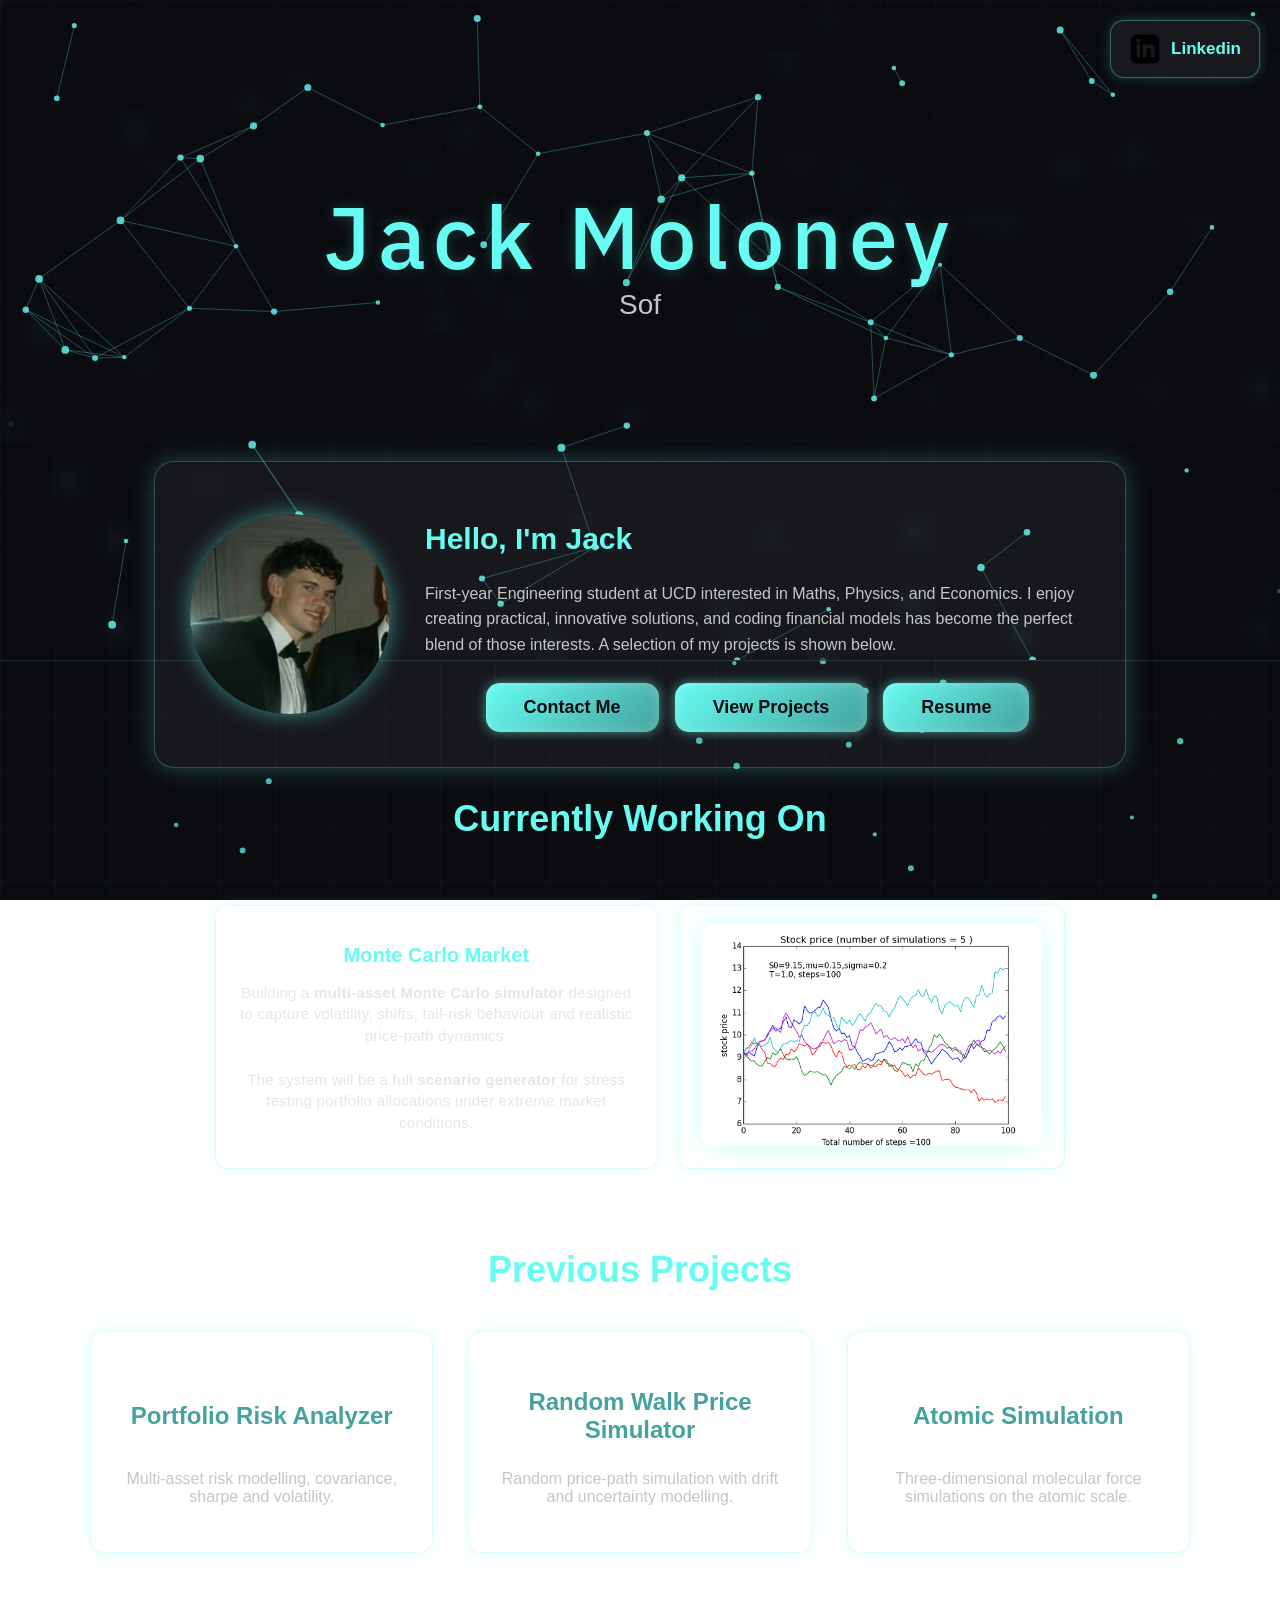
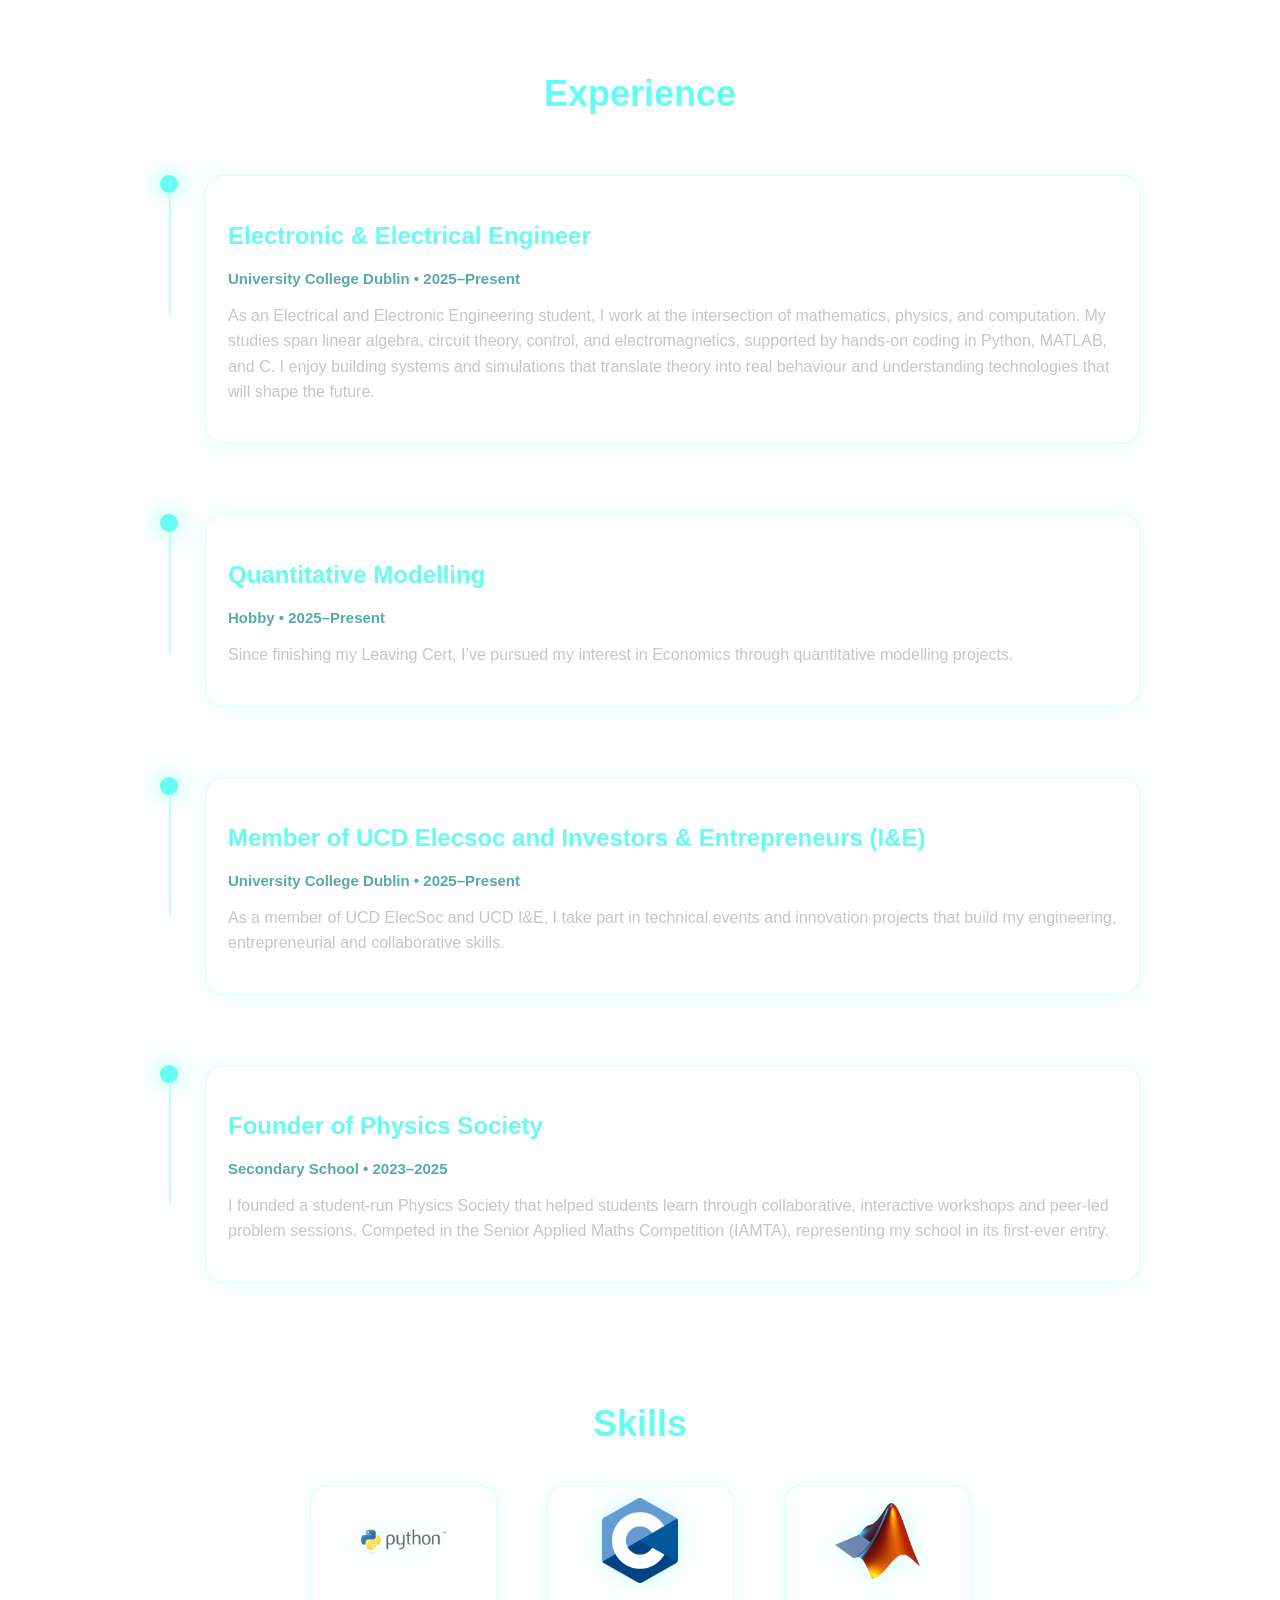
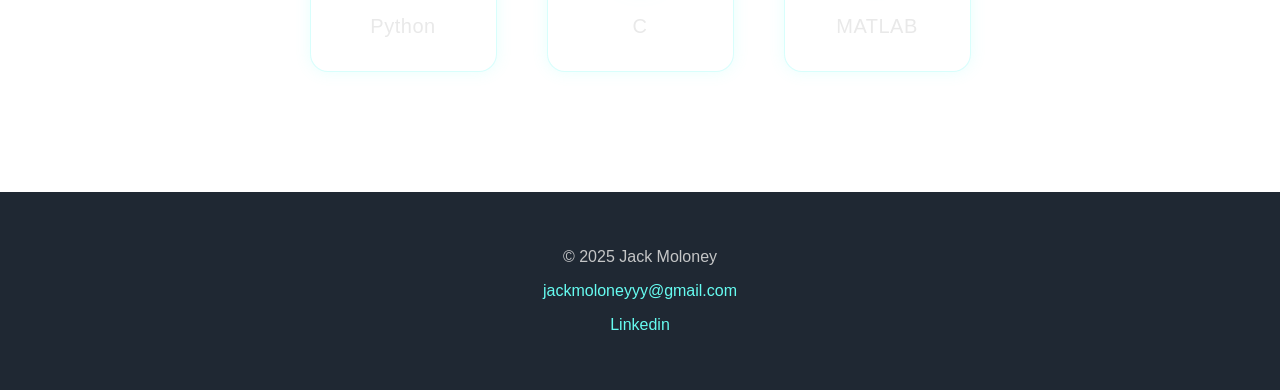
<file: index.html>
<!DOCTYPE html>
<html lang="en">
<head>

    <link href="https://fonts.googleapis.com/css2?family=IBM+Plex+Sans:wght@400;500;600&display=swap" rel="stylesheet">


    <meta charset="UTF-8">
    <title>Jack Moloney — Portfolio</title>

    <!-- Use upgraded stylesheet -->
    <link rel="stylesheet" href="styles2.css">

    <!-- === HOMEPAGE-ONLY REFINEMENTS === -->
    <style>

    /* Make base body transparent — we use global background layer */
    body {
        background: transparent;
    }

    /* HERO enhancements */
    .hero-area {
        height: 90vh;
        background: radial-gradient(circle at top,
                    rgba(11,12,16,0.35) 0%,
                    rgba(11,12,16,0.25) 35%,
                    rgba(11,12,16,0.15) 60%,
                    rgba(11,12,16,0.10) 100%);
        backdrop-filter: blur(10px);
        border-bottom: 1px solid rgba(102,252,241,0.12);
    }

    .hero-name {
        font-size: 88px;
        letter-spacing: 7px;
        opacity: 0;
        animation: fadeHero 2s ease forwards;
    }

    @keyframes fadeHero {
        from { opacity: 0; transform: translateY(20px); }
        to   { opacity: 1; transform: translateY(0); }
    }

    /* Intro strip */
    .intro-strip {
        max-width: 1100px;
        margin: -40px auto 40px;
        padding: 28px 40px;
        border-radius: 18px;
        background: rgba(255,255,255,0.03);
        border: 1px solid rgba(102,252,241,0.20);
        backdrop-filter: blur(18px);
        text-align: center;
        opacity: 0;
        animation: stripFade 1.8s ease forwards;
    }

    @keyframes stripFade {
        to { opacity: 1; }
    }

    .intro-strip p {
        font-size: 20px;
        color: #E6E6E6;
        line-height: 1.7;
        max-width: 850px;
        margin: auto;
    }

    /* Profile card hover enhancements */
    .profile-card-home {
        transition: transform 0.45s ease, box-shadow 0.45s ease;
        transform-style: preserve-3d;
        cursor: pointer;
    }

    .profile-card-home:hover {
        transform: rotateX(6deg) rotateY(6deg) scale(1.02);
        box-shadow: 0 0 45px rgba(102,252,241,0.35);
    }

    /* Project tiles stronger effect */
    .project-tile {
        transition: 0.4s ease;
        cursor: pointer;
    }

    .project-tile:hover {
        transform: translateY(-12px) scale(1.05);
        box-shadow: 0 0 42px rgba(102,252,241,0.50);
    }

    .project-tile h3 {
        font-size: 24px;
    }

    /* Experience timeline improvements */
    .timeline-content {
        border-radius: 18px;
        transition: transform 0.4s ease, box-shadow 0.4s ease;
    }

    .timeline-content:hover {
        transform: translateY(-8px) scale(1.04);
        box-shadow: 0 0 38px rgba(102,252,241,0.45);
    }

    /* Skills — more interactive */
    .tool-card {
        width: 185px;
        height: 185px;
    }

    .tool-card:hover {
        transform: translateY(-12px) scale(1.1);
        box-shadow: 0 0 40px rgba(102,252,241,0.55);
    }

    </style>

    <!-- Homepage JS -->
    <script src="homepage.js" defer></script>
</head>

<body>

<!-- ============================================================
     FULL-PAGE CITADEL BACKGROUND LAYER
============================================================ -->
<div id="global-background">
    <canvas id="global-particles"></canvas>
    <div class="global-grid-overlay"></div>
</div>

<!-- ============================================================
     FLOATING LINKEDIN BUTTON
============================================================ -->
<a href="https://www.linkedin.com/in/jackmoloneyyy" target="_blank" class="floating-linkedin">
    <img src="assets/linkedin.png" alt="LinkedIn" class="linkedin-icon">
    <span>Linkedin</span>
</a>


<!-- ============================================================
     HERO SECTION
============================================================ -->
<header class="hero-area">
    <div class="hero-content fade-in">
        <h1 class="hero-name">Jack Moloney</h1>
        <p class="role-line"><span id="typed"></span></p>
    </div>

    <canvas id="particle-canvas"></canvas>
    <div class="grid-overlay"></div>
</header>



<!-- ============================================================
     PROFILE CARD
============================================================ -->
<section class="profile-wrapper fade-in">
    <div class="profile-card-home">
        <img src="assets/profile.png" class="profile-photo-home">

        <div>
            <h2 class="profile-heading">Hello, I'm Jack</h2>
            <p class="profile-description">
                First-year Engineering student at UCD interested in Maths, Physics, and Economics. 
                I enjoy creating practical, innovative solutions, and coding financial models has become the perfect blend of those interests.
                 A selection of my projects is shown below.
            </p>
           <div class="homepage-btn-row">
    <a href="mailto:jackmoloneyyy@gmail.com" class="homepage-btn">Contact Me</a>
    <a href="#projects" class="homepage-btn">View Projects</a>
    <a href="assets/JackMoloneyCV.pdf" class="homepage-btn" target="_blank">Resume</a>
</div>

        </div>
    </div>
</section>

<!-- ============================================================
     CURRENTLY WORKING ON (TWO-COLUMN)
============================================================ -->
<section class="current-work-section fade-in">
    <h2 class="section-title">Currently Working On</h2>

    <div class="current-work-grid">

        <!-- LEFT: Description -->
        <div class="current-work-card current-work-textcard">
            <h3>Monte Carlo Market </h3>
            <p>
                Building a <strong>multi-asset Monte Carlo simulator</strong> designed to
                capture volatility, shifts, tail-risk behaviour and realistic price-path
                dynamics.  
                <br><br>
                The system will be a full <strong>scenario generator</strong> for stress testing
                portfolio allocations under extreme market conditions.
            </p>
        </div>

        <!-- RIGHT: Image -->
        <div class="current-work-card current-work-imagecard">
    <div class="current-work-img-wrapper">
        <img src="assets/montecarlo2.png" alt="Work In Progress">
    </div>
</div>


    </div>
</section>


<!-- ============================================================
     PROJECT SHOWCASE
============================================================ -->
<section id="projects" class="project-showcase fade-in">
    <h2 class="section-title">Previous Projects</h2>

    <div class="projects-grid">

        <a href="riskanalysis.html" class="project-tile">
            <h3>Portfolio Risk Analyzer</h3>
            <p>Multi-asset risk modelling, covariance, sharpe and volatility.</p>
        </a>

        <a href="random-walk.html" class="project-tile">
            <h3>Random Walk Price Simulator</h3>
            <p>Random price-path simulation with drift and uncertainty modelling.</p>
        </a>

        <a href="lennard-jones.html" class="project-tile">
            <h3>Atomic Simulation</h3>
            <p>Three-dimensional molecular force simulations on the atomic scale.</p>
        </a>

    </div>
</section>


<!-- ============================================================
     EXPERIENCE
============================================================ -->
<section class="experience-section fade-in">
    <h2 class="section-title">Experience</h2>

    <div class="timeline">

        <div class="timeline-item reveal">
            <div class="timeline-dot pulse"></div>
            <div class="timeline-line"></div>
            <div class="timeline-content">
                <h3>Electronic & Electrical Engineer</h3>
                <h4>University College Dublin • 2025–Present</h4>
                <p>As an Electrical and Electronic Engineering student, I work at the intersection of mathematics, physics, and computation.
                     My studies span linear algebra, circuit theory, control, and electromagnetics, supported by hands-on coding in Python, MATLAB, and C.
                      I enjoy building systems and simulations that translate theory into real behaviour and understanding technologies that will shape the future.</p>
            </div>
        </div>

<div class="timeline-item reveal">
            <div class="timeline-dot pulse"></div>
            <div class="timeline-line"></div>
            <div class="timeline-content">
                <h3>Quantitative Modelling</h3>
                <h4>Hobby • 2025–Present</h4>
                <p> Since finishing my Leaving Cert, I’ve pursued my interest in Economics through quantitative modelling projects. </p>
            </div>
        </div>


        <div class="timeline-item reveal">
            <div class="timeline-dot pulse"></div>
            <div class="timeline-line"></div>
            <div class="timeline-content">
                <h3>Member of UCD Elecsoc and Investors & Entrepreneurs (I&E)</h3>
                <h4>University College Dublin • 2025–Present</h4>
                <p>As a member of UCD ElecSoc and UCD I&E, I take part in technical events and innovation projects that build my engineering, entrepreneurial and collaborative skills.</p>
            </div>
        </div>

        <div class="timeline-item reveal">
            <div class="timeline-dot pulse"></div>
            <div class="timeline-line"></div>
            <div class="timeline-content">
                <h3>Founder of Physics Society</h3>
                <h4>Secondary School • 2023–2025</h4>
                <p>I founded a student-run Physics Society that helped students learn through collaborative, interactive workshops and peer-led problem sessions. Competed in the Senior Applied Maths Competition (IAMTA), representing my school in its first-ever entry.</p>
            </div>
        </div>

    </div>
</section>


<!-- ============================================================
     SKILLS
============================================================ -->
<section class="tools-section fade-in">
    <h2 class="section-title">Skills</h2>

    <div class="tools-grid">
        <div class="tool-card">
            <img src="assets/python.png" class="tool-logo">
            <p class="tool-label">Python</p>
        </div>

        <div class="tool-card">
            <img src="assets/C.png" class="tool-logo">
            <p class="tool-label">C</p>
        </div>

        <div class="tool-card">
            <img src="assets/matlab.png" class="tool-logo">
            <p class="tool-label">MATLAB</p>
        </div>
    </div>
</section>


<!-- ============================================================
     FOOTER
============================================================ -->
<footer class="footer fade-in">
    <p>© 2025 Jack Moloney</p>
    <p><a href="mailto:jackmoloneyyy@gmail.com">jackmoloneyyy@gmail.com</a></p>
    <p><a href="https://www.linkedin.com/in/jackmoloneyyy" target="_blank">Linkedin</a></p>
</footer>


<!-- ============================================================
     FULL-PAGE PARTICLES SCRIPT
============================================================ -->
<script>
const canvas2 = document.getElementById("global-particles");
const ctx2 = canvas2.getContext("2d");

function resizeGlobalCanvas() {
    canvas2.width = window.innerWidth;
    canvas2.height = window.innerHeight;
}
resizeGlobalCanvas();
window.addEventListener("resize", resizeGlobalCanvas);

const globalParticles = [];
const NUM_GLOBAL = 70;

for (let i = 0; i < NUM_GLOBAL; i++) {
    globalParticles.push({
        x: Math.random() * canvas2.width,
        y: Math.random() * canvas2.height,
        vx: (Math.random() - 0.5) * 0.25,
        vy: (Math.random() - 0.5) * 0.25,
        size: 1.8 + Math.random() * 1.8,
    });
}

function drawGlobalParticles() {
    ctx2.clearRect(0, 0, canvas2.width, canvas2.height);

    globalParticles.forEach(p => {
        p.x += p.vx;
        p.y += p.vy;

        if (p.x < 0) p.x = canvas2.width;
        if (p.x > canvas2.width) p.x = 0;
        if (p.y < 0) p.y = canvas2.height;
        if (p.y > canvas2.height) p.y = 0;

        ctx2.fillStyle = "rgba(102, 252, 241, 0.70)";
        ctx2.beginPath();
        ctx2.arc(p.x, p.y, p.size, 0, Math.PI * 2);
        ctx2.fill();
    });

    requestAnimationFrame(drawGlobalParticles);
}

drawGlobalParticles();
</script>
<script>
document.querySelectorAll(".homepage-btn").forEach(btn => {
    btn.addEventListener("mousemove", function(e) {
        const rect = btn.getBoundingClientRect();
        btn.style.setProperty("--x", (e.clientX - rect.left) + "px");
        btn.style.setProperty("--y", (e.clientY - rect.top) + "px");
    });
});
</script>

</body>
</html>
</file>
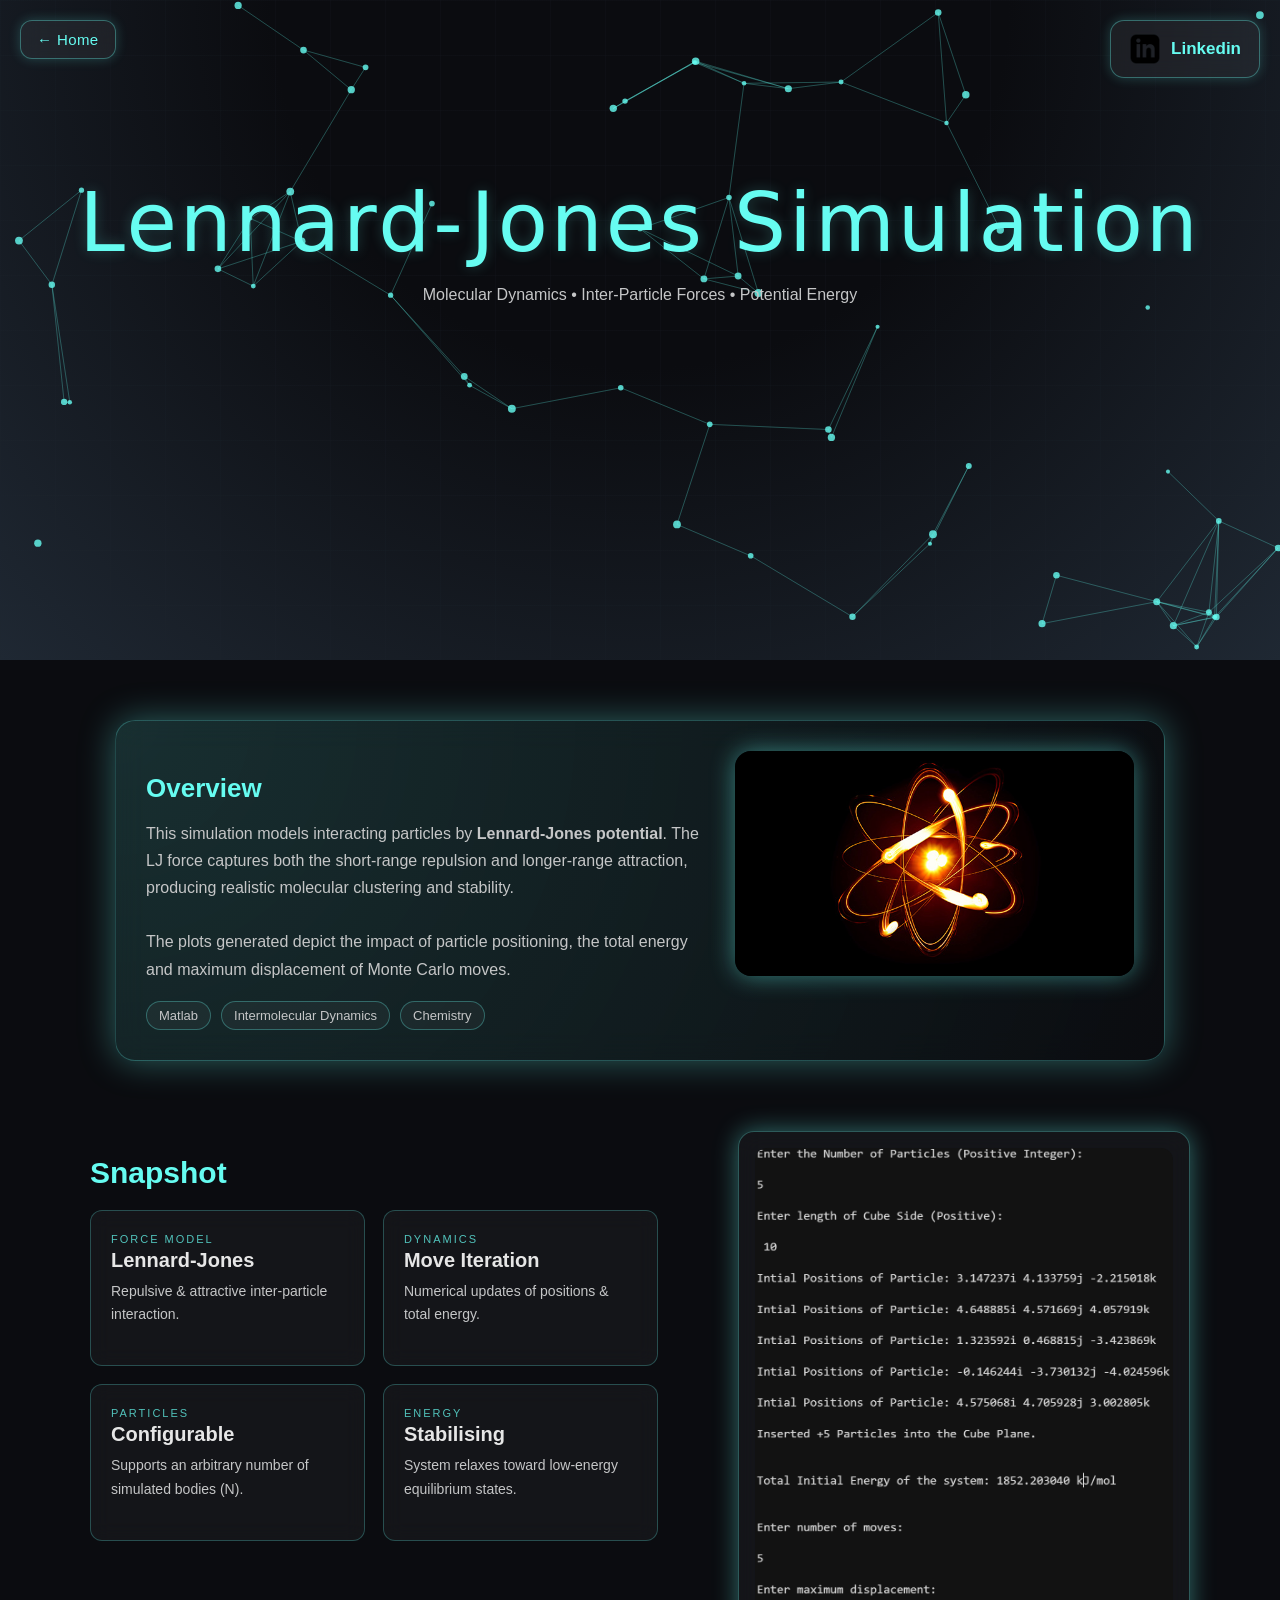
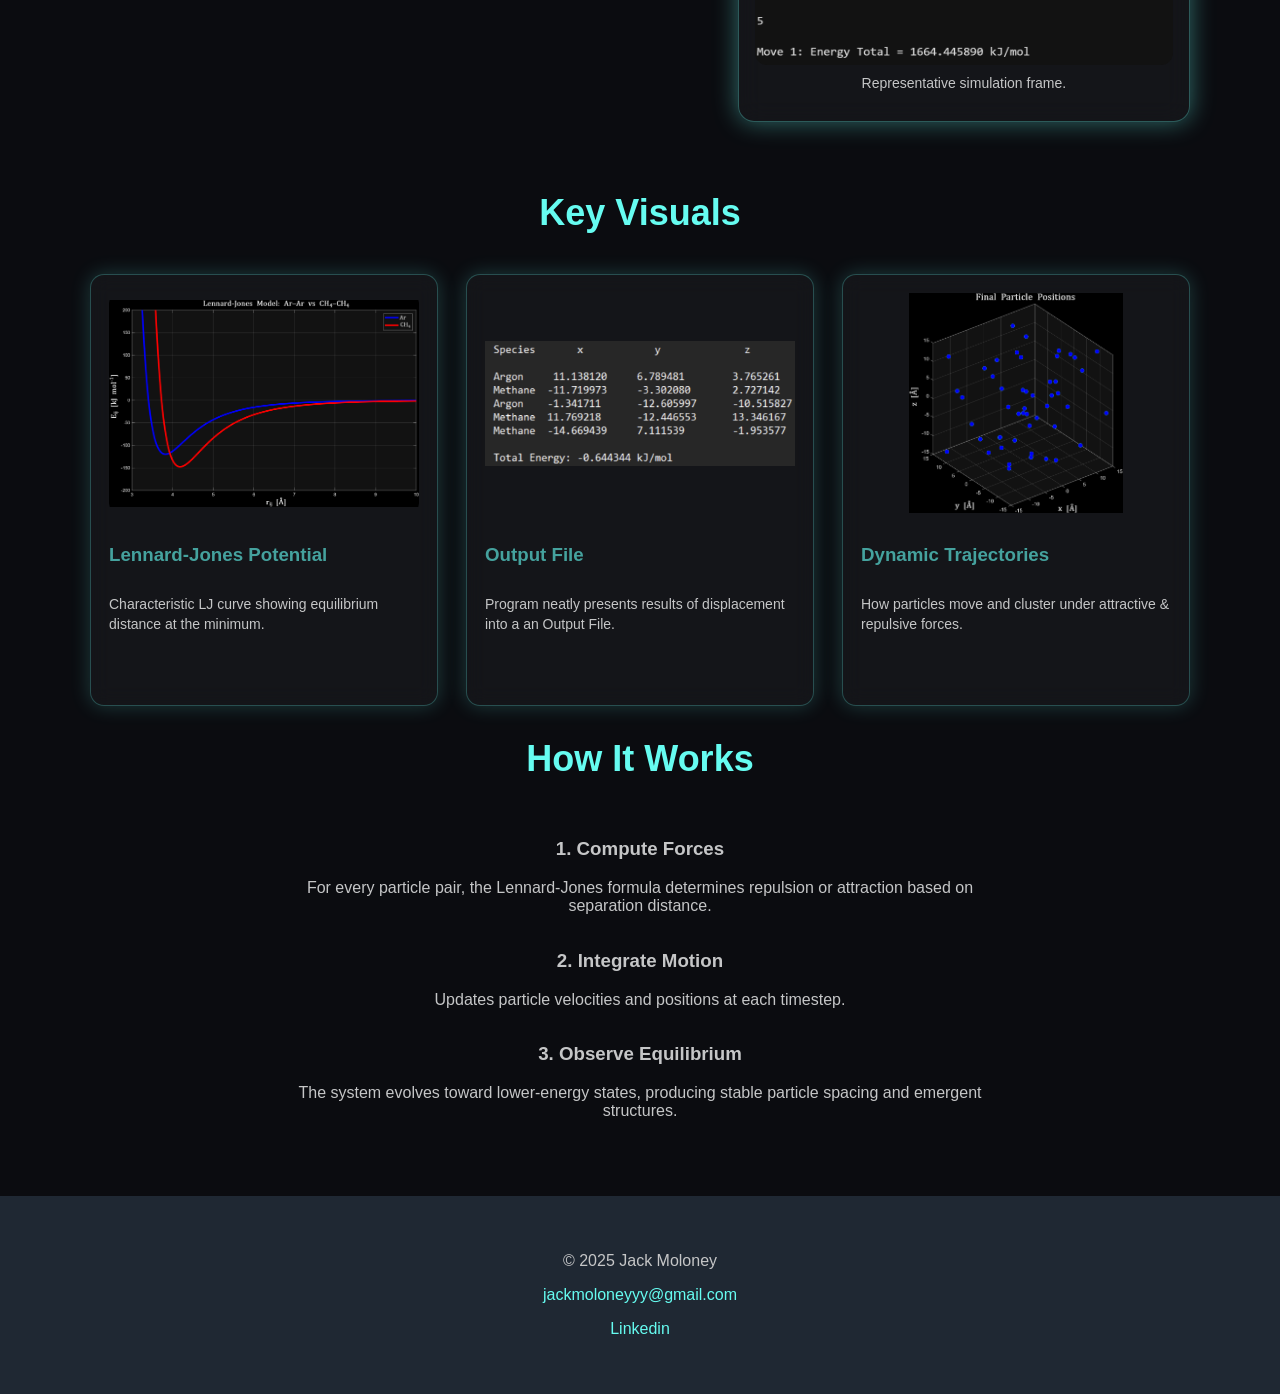
<file: lennard-jones.html>
<!DOCTYPE html>
<html lang="en">
<head>
    <meta charset="UTF-8">
    <title>Lennard-Jones Simulation — Jack Moloney</title>
    <link rel="stylesheet" href="styles2.css">
    <script src="homepage.js" defer></script>
</head>

<body>

    <!-- BACK TO HOME BUTTON -->
<a href="index.html" class="back-home-btn">← Home</a>

<!-- FLOATING LINKEDIN BUTTON -->
<a href="https://www.linkedin.com/in/jackmoloneyyy" target="_blank" class="floating-linkedin">
    <img src="assets/linkedin.png" alt="LinkedIn" class="linkedin-icon">
    <span>Linkedin</span>
</a>

<!-- HERO SECTION (Same structure as Risk Analysis) -->
<header class="hero-area">
    <div class="hero-content fade-in">
        <h1 class="hero-name">Lennard-Jones Simulation</h1>
        <p class="project-tagline">
            Molecular Dynamics • Inter-Particle Forces • Potential Energy
        </p>

        <!-- hidden typed span (keeps homepage.js stable) -->
        <p class="role-line project-role-line"><span id="typed"></span></p>
    </div>

    <canvas id="particle-canvas"></canvas>
    <div class="grid-overlay"></div>
</header>


<!-- MAIN FEATURED CARD (Risk-Analysis style) -->
<section class="lj-main fade-in">
    <div class="lj-main-card">

        <div class="lj-main-text">
            <h2>Overview</h2>
            <p>
                This simulation models interacting particles  by 
                <strong>Lennard-Jones potential</strong>.  
                The LJ force captures both the short-range repulsion 
                and longer-range attraction, producing realistic molecular clustering and stability.
                <br><br>
                The plots generated depict the impact of particle positioning, the total energy and maximum displacement of Monte Carlo moves.
            </p>

            <div class="lj-tags">
                <span>Matlab</span>
                <span>Intermolecular Dynamics</span>
                <span>Chemistry</span>
            </div>
        </div>

        <div class="lj-main-visual">
            <img src="assets/atom.jpg" alt="Lennard-Jones System Snapshot">
        </div>

    </div>
</section>


<!-- SIMULATION SNAPSHOT (COMPACT VERSION) -->
<!-- SIMULATION SNAPSHOT (RiskAnalysis Layout) -->
<section class="ra-layout fade-in">

    <!-- LEFT SIDE — METRIC SUMMARY -->
    <div class="ra-summary">

        <h2>Snapshot</h2>
        <p>
            
        </p>

        <!-- COMPACT 2×2 GRID -->
        <div class="metric-grid ra-tight-grid">

            <div class="metric-card">
                <span class="metric-mini-label">Force Model</span>
                <span class="metric-title">Lennard-Jones</span>
                <p>Repulsive & attractive inter-particle interaction.</p>
            </div>

            <div class="metric-card">
                <span class="metric-mini-label">Dynamics</span>
                <span class="metric-title">Move Iteration</span>
                <p>Numerical updates of positions & total energy.</p>
            </div>

            <div class="metric-card">
                <span class="metric-mini-label">Particles</span>
                <span class="metric-title">Configurable</span>
                <p>Supports an arbitrary number of simulated bodies (N).</p>
            </div>

            <div class="metric-card">
                <span class="metric-mini-label">Energy</span>
                <span class="metric-title">Stabilising</span>
                <p>System relaxes toward low-energy equilibrium states.</p>
            </div>
        </div>

    </div>

    <!-- RIGHT SIDE — IMAGE -->
    <div class="ra-main-visual">
        <div class="ra-main-card">
            <img src="assets/LJ_Figure5.png" alt="Lennard-Jones">
            <p class="ra-main-caption">Representative simulation frame.</p>
        </div>
    </div>

</section>


<!-- VISUAL DASHBOARD -->
<section class="project-gallery fade-in">
    <h2 class="section-title">Key Visuals</h2>

    <div class="ra-fig-grid">

        

        <div class="ra-fig-card">
            <img src="assets/LJ_Figure1.png" alt="LJ Potential Curve">
            <h3>Lennard-Jones Potential</h3>
            <p>
                Characteristic LJ curve showing equilibrium distance at the minimum.
            </p>
        </div>

        <div class="ra-fig-card">
            <img src="assets/LJ_Figure4.png" alt="LJ Potential Curve">
            <h3>Output File</h3>
            <p>
                Program neatly presents results of displacement into a an Output File.
            </p>
        </div>



        <div class="ra-fig-card">
            <img src="assets/LJ_Figure2.png" alt="Trajectory Evolution">
            <h3>Dynamic Trajectories</h3>
            <p>
                How particles move and cluster under attractive & repulsive forces.
            </p>
        </div>

    </div>
</section>


<!-- METHODOLOGY (Risk Analysis style timeline) -->
<section class="project-process fade-in">
    <h2 class="section-title">How It Works</h2>

    <div class="process-timeline">

        <div class="process-step reveal">
            <div class="process-dot"></div>
            <div class="process-card">
                <h3>1. Compute Forces</h3>
                <p>
                    For every particle pair, the Lennard-Jones formula determines repulsion or attraction
                    based on separation distance.
                </p>
            </div>
        </div>

        <div class="process-step reveal">
            <div class="process-dot"></div>
            <div class="process-card">
                <h3>2. Integrate Motion</h3>
                <p>
                    Updates particle velocities and positions at
                    each timestep.
                </p>
            </div>
        </div>

        <div class="process-step reveal">
            <div class="process-dot"></div>
            <div class="process-card">
                <h3>3. Observe Equilibrium</h3>
                <p>
                    The system evolves toward lower-energy states, producing stable particle spacing
                    and emergent structures.
                </p>
            </div>
        </div>

    </div>
</section>



<!-- FOOTER -->
<footer class="footer fade-in">
    <p>© 2025 Jack Moloney</p>
    <p><a href="mailto:jackmoloneyyy@gmail.com">jackmoloneyyy@gmail.com</a></p>
    <p><a href="https://www.linkedin.com/in/jackmoloneyyy" target="_blank">Linkedin</a></p>
</footer>

</body>
</html>
</file>
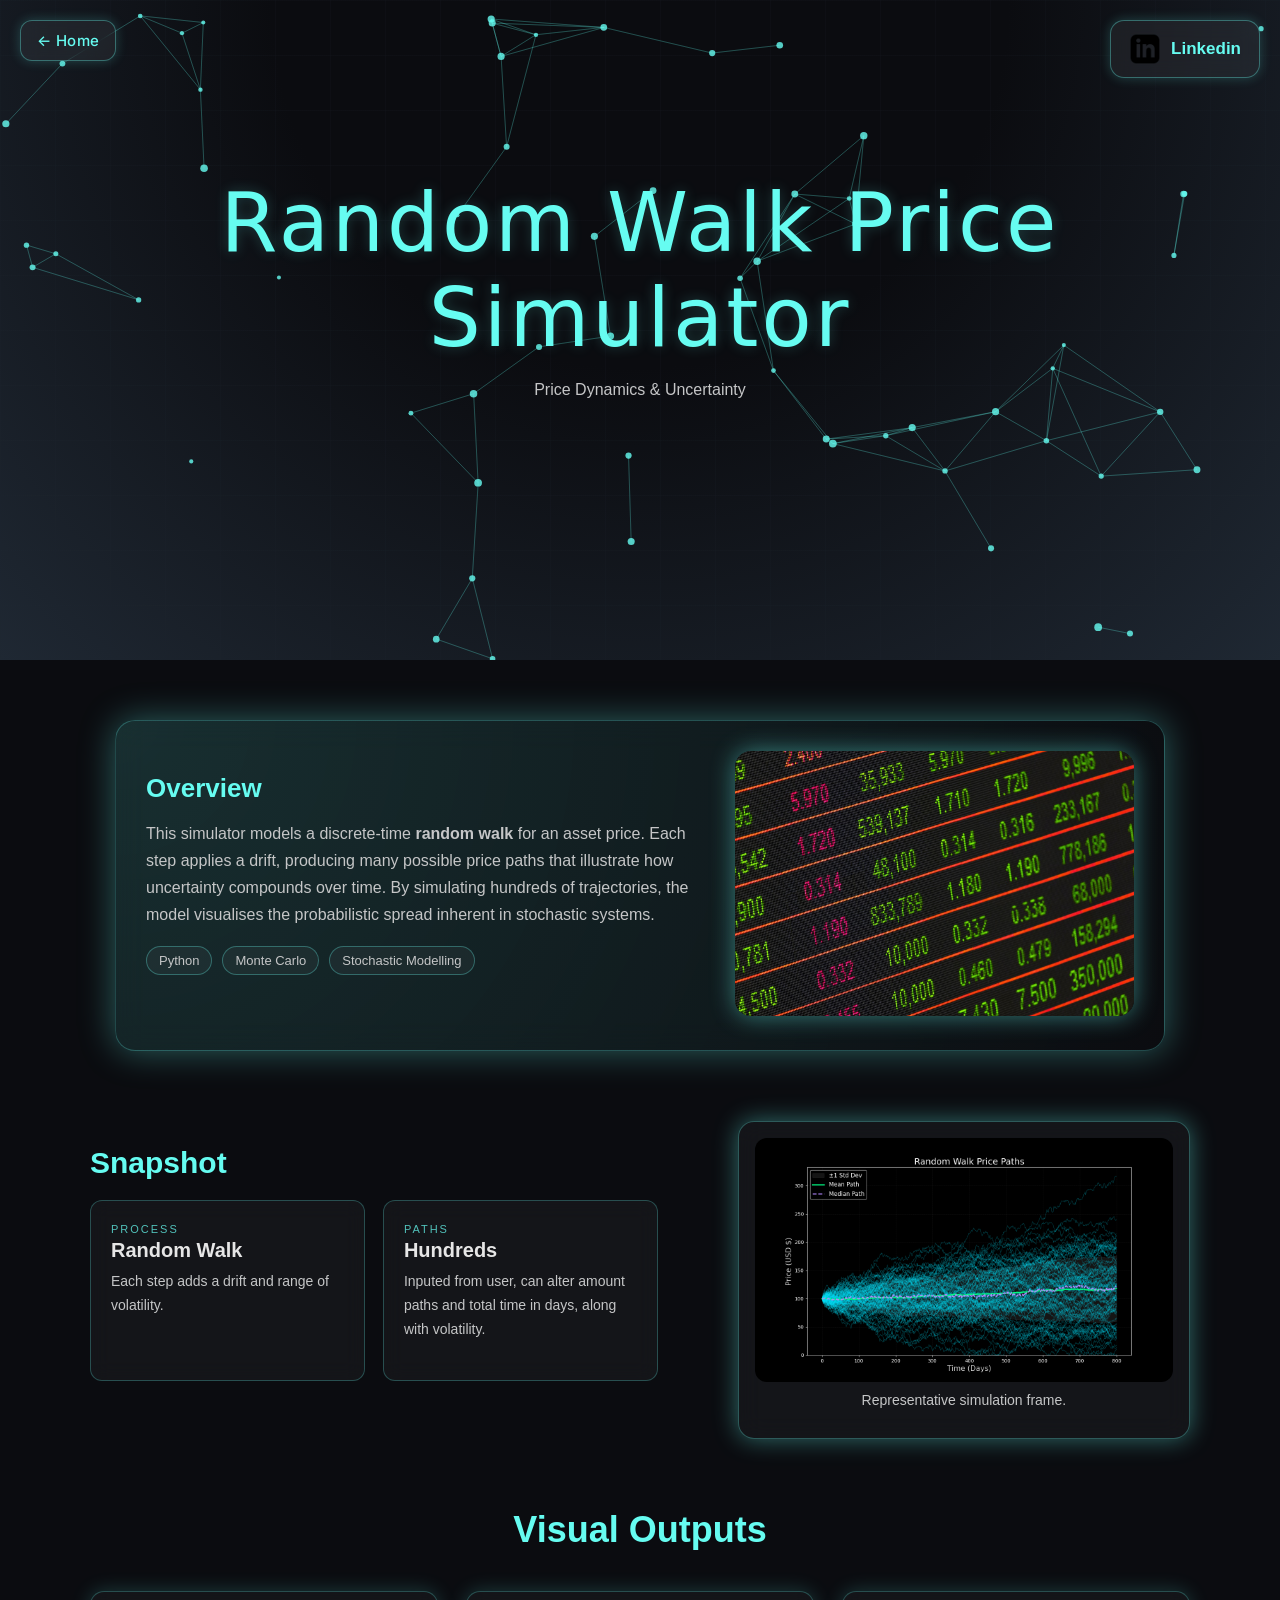
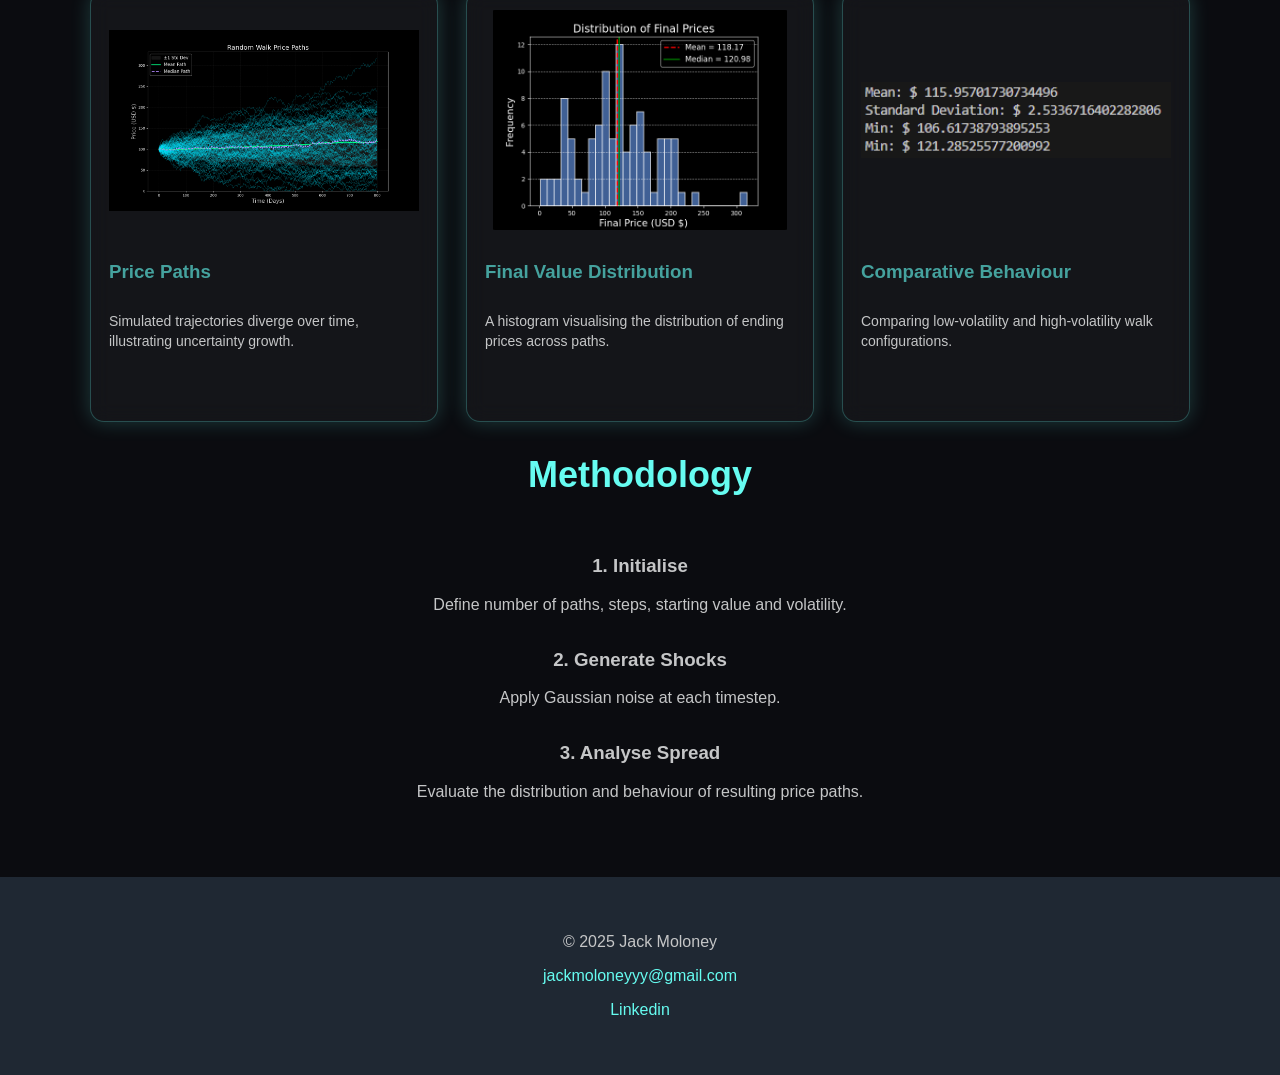
<file: random-walk.html>
<!DOCTYPE html>
<html lang="en">
<head>
    <meta charset="UTF-8">
    <title>Random Walk Price Simulator — Jack Moloney</title>

    <!-- Inter Font -->
    <link href="https://fonts.googleapis.com/css2?family=Inter:wght@300;400;500;600;700&display=swap" rel="stylesheet">

    <link rel="stylesheet" href="styles2.css">
    <script src="homepage.js" defer></script>
</head>

<body>

<!-- BACK TO HOME BUTTON -->
<a href="index.html" class="back-home-btn">← Home</a>

<!-- FLOATING LINKEDIN BUTTON -->
<a href="https://www.linkedin.com/in/jackmoloneyyy" target="_blank" class="floating-linkedin">
    <img src="assets/linkedin.png" alt="LinkedIn" class="linkedin-icon">
    <span>Linkedin</span>
</a>

<!-- HERO SECTION -->
<header class="hero-area">
    <div class="hero-content fade-in">
        <h1 class="hero-name">Random Walk Price Simulator</h1>
        <p class="project-tagline"> Price Dynamics & Uncertainty</p>
        <p class="role-line project-role-line"><span id="typed"></span></p>
    </div>

    <canvas id="particle-canvas"></canvas>
    <div class="grid-overlay"></div>
</header>


<!-- MAIN OVERVIEW CARD (consistent with all projects) -->
<section class="lj-main fade-in">
    <div class="lj-main-card">

        <div class="lj-main-text">
            <h2>Overview</h2>
            <p>
                This simulator models a discrete-time <strong>random walk</strong> for an asset price. 
                Each step applies a drift, producing many possible price paths that illustrate 
                how uncertainty compounds over time. By simulating hundreds of trajectories, the model 
                visualises the probabilistic spread inherent in stochastic systems.
            </p>

            <div class="lj-tags">
                <span>Python</span>
                <span>Monte Carlo</span>
                <span>Stochastic Modelling</span>
            </div>
        </div>

        <div class="lj-main-visual">
            <img src="assets/Figure_2.3.png" alt="Random Walk Example">
        </div>

    </div>
</section>


<!-- SIMULATION SNAPSHOT (two-column layout identical to the others) -->
<!-- SNAPSHOT — CLEAN + ALIGNED WITH RISKANALYSIS -->
<section class="ra-layout fade-in">

    <div class="ra-summary">
        <h2>Snapshot</h2>
        <p></p>

        <div class="metric-grid">

            <div class="metric-card">
                <span class="metric-mini-label">Process</span>
                <span class="metric-title">Random Walk</span>
                <p>Each step adds a drift and range of volatility.</p>
            </div>

            <div class="metric-card">
                <span class="metric-mini-label">Paths</span>
                <span class="metric-title">Hundreds</span>
                <p>Inputed from user, can alter amount paths and total time in days, along with volatility.</p>
            </div>
        </div>
    </div>

    <div class="ra-main-visual">
        <div class="ra-main-card">
            <img src="assets/Figure_2.1.png" alt="Random Walk Simulation Frame">
            <p class="ra-main-caption">Representative simulation frame.</p>
        </div>
    </div>

</section>


<!-- VISUAL DASHBOARD (clean 3-card layout) -->
<section class="project-gallery fade-in">
    <h2 class="section-title">Visual Outputs</h2>

    <div class="ra-fig-grid">

        <div class="ra-fig-card">
            <img src="assets/Figure_2.1.png" alt="Random Walk Ensemble">
            <h3>Price Paths</h3>
            <p>Simulated trajectories diverge over time, illustrating uncertainty growth.</p>
        </div>

        <div class="ra-fig-card">
            <img src="assets/Figure_2.2.png" alt="Final Distribution">
            <h3>Final Value Distribution</h3>
            <p>A histogram visualising the distribution of ending prices across paths.</p>
        </div>

        <div class="ra-fig-card">
            <img src="assets/Figure_2.4.png" alt="Volatility Change">
            <h3>Comparative Behaviour</h3>
            <p>Comparing low-volatility and high-volatility walk configurations.</p>
        </div>

    </div>
</section>


<!-- METHODOLOGY -->
<section class="project-process fade-in">
    <h2 class="section-title">Methodology</h2>

    <div class="process-timeline">

        <div class="process-step reveal">
            <div class="process-dot"></div>
            <div class="process-card">
                <h3>1. Initialise</h3>
                <p>Define number of paths, steps, starting value and volatility.</p>
            </div>
        </div>

        <div class="process-step reveal">
            <div class="process-dot"></div>
            <div class="process-card">
                <h3>2. Generate Shocks</h3>
                <p>Apply Gaussian noise at each timestep.</p>
            </div>
        </div>

        <div class="process-step reveal">
            <div class="process-dot"></div>
            <div class="process-card">
                <h3>3. Analyse Spread</h3>
                <p>Evaluate the distribution and behaviour of resulting price paths.</p>
            </div>
        </div>

    </div>
</section>




<!-- FOOTER -->
<footer class="footer fade-in">
    <p>© 2025 Jack Moloney</p>
    <p><a href="mailto:jackmoloneyyy@gmail.com">jackmoloneyyy@gmail.com</a></p>
    <p><a href="https://www.linkedin.com/in/jackmoloneyyy" target="_blank">Linkedin</a></p>
</footer>

</body>
</html>
</file>
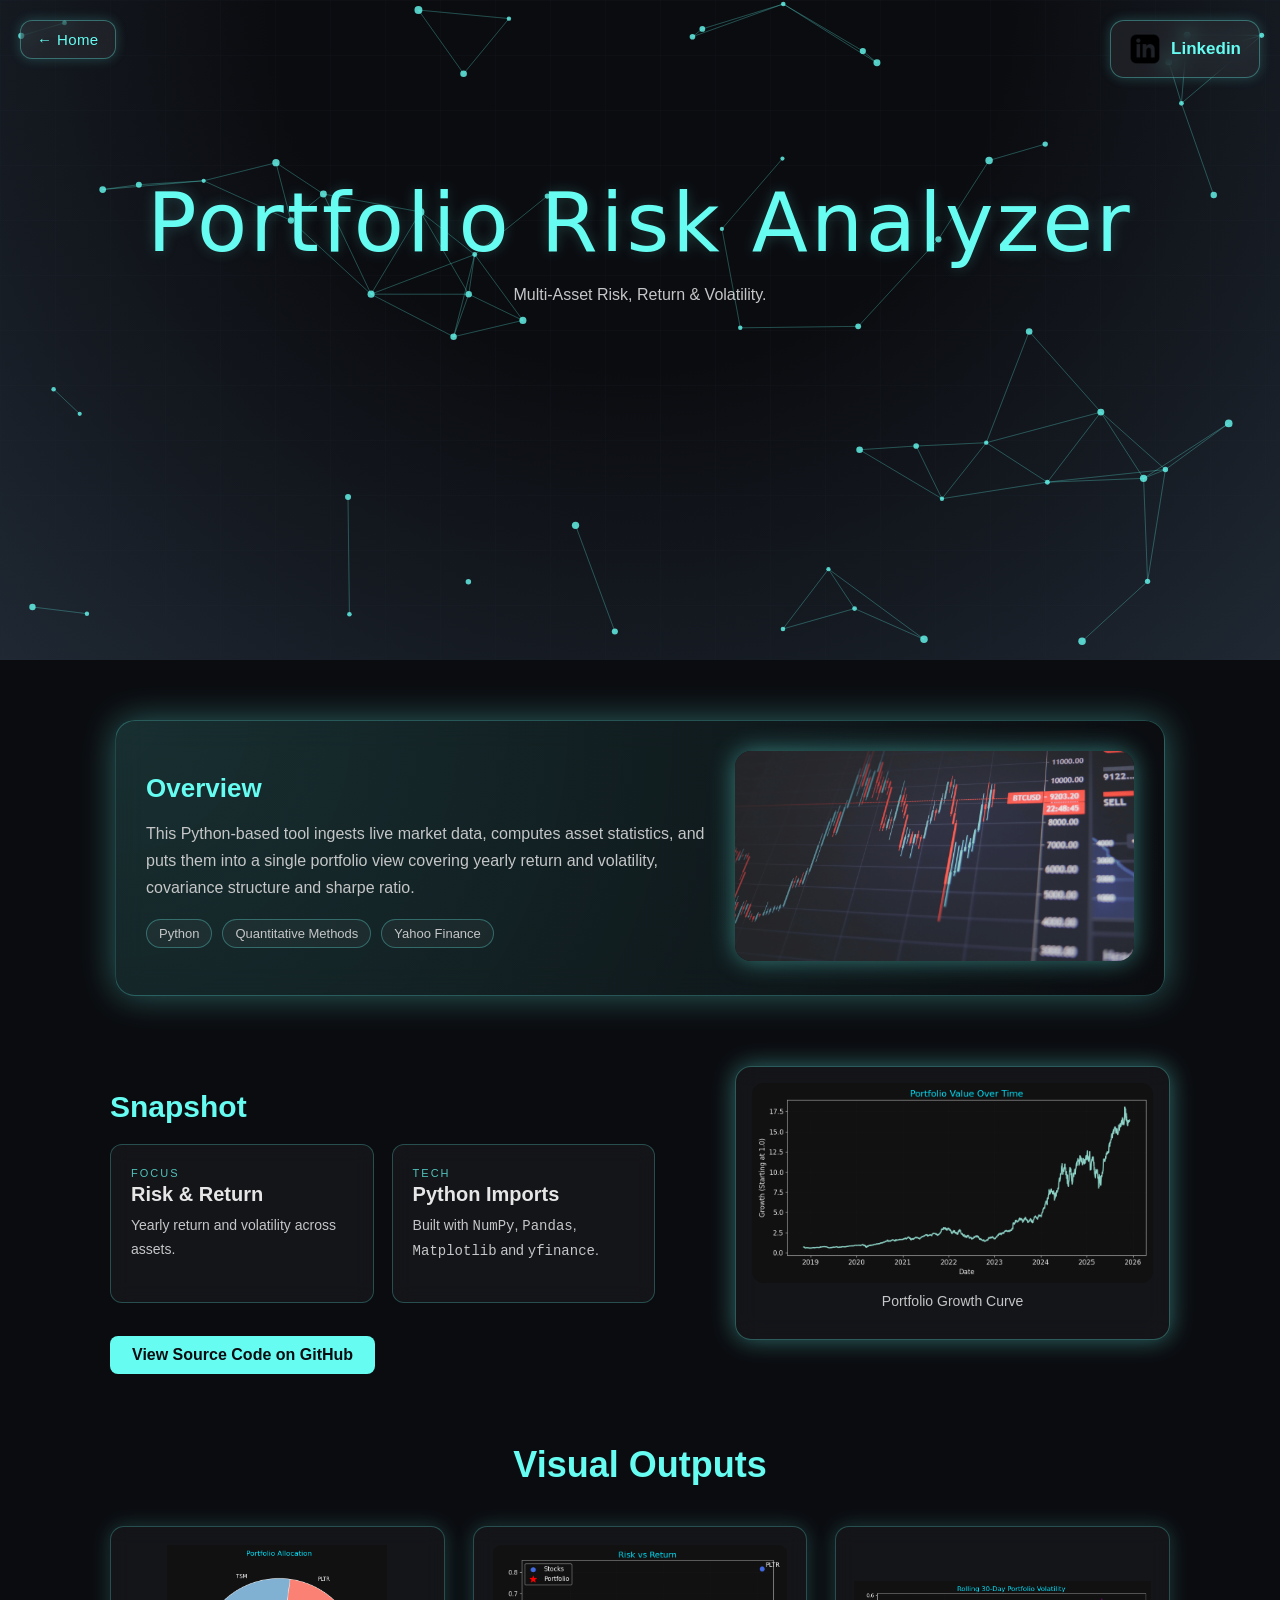
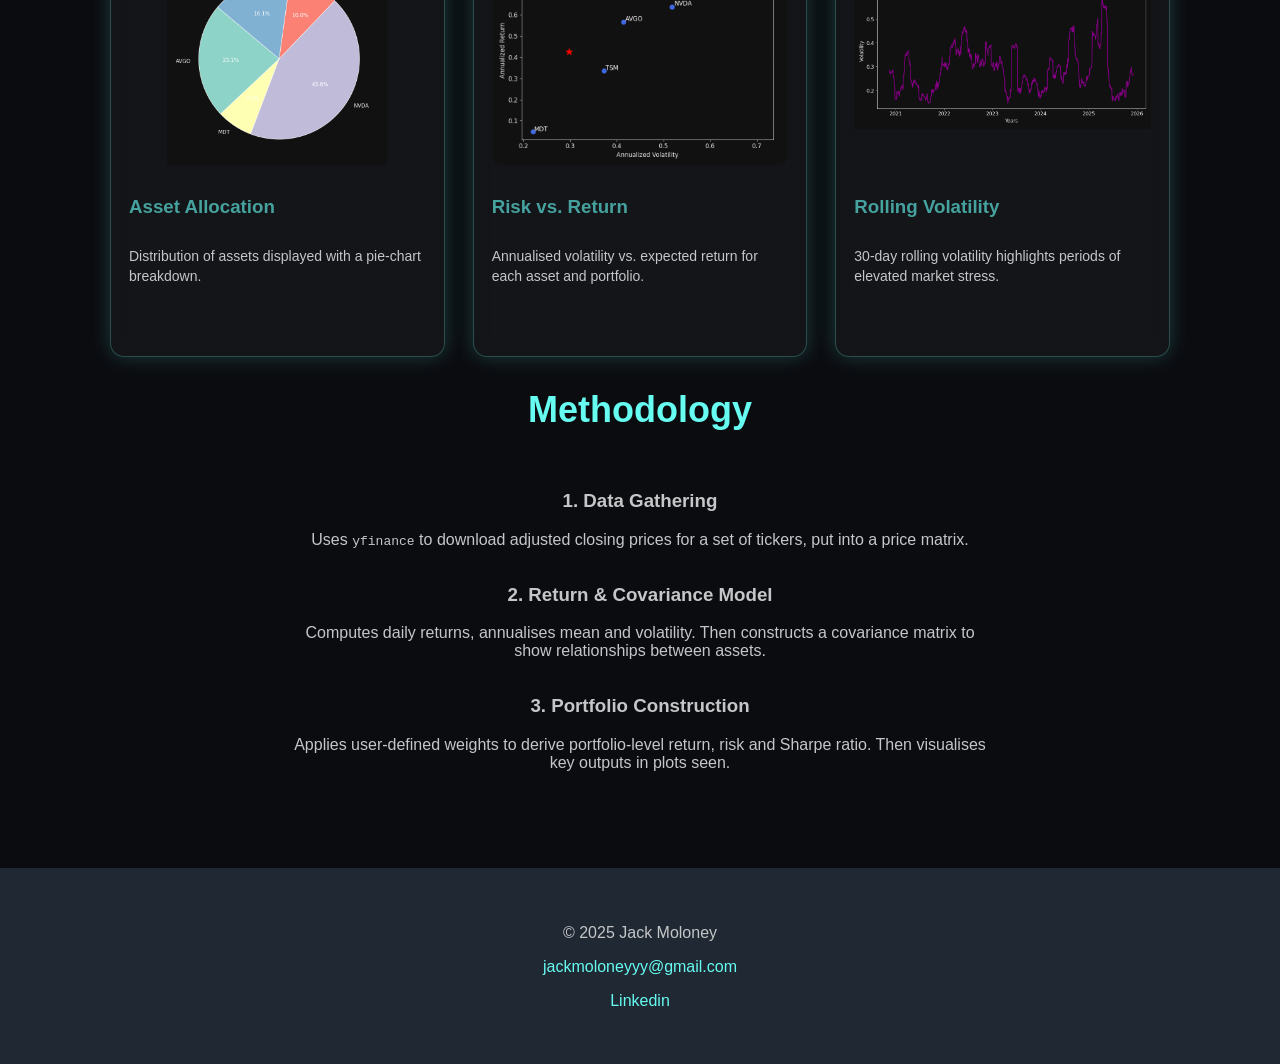
<file: riskanalysis.html>
<!DOCTYPE html>
<html lang="en">
<head>
    <meta charset="UTF-8">
    <title>Portfolio Risk Analyzer — Jack Moloney</title>
    <link rel="stylesheet" href="styles2.css">
    <script src="homepage.js" defer></script>
</head>

<body>

    <!-- BACK TO HOME BUTTON -->
<a href="index.html" class="back-home-btn">← Home</a>


<!-- FLOATING LINKEDIN BUTTON -->
<a href="https://www.linkedin.com/in/jackmoloneyyy" target="_blank" class="floating-linkedin">
    <img src="assets/linkedin.png" alt="LinkedIn" class="linkedin-icon">
    <span>Linkedin</span>
</a>

<!-- HERO SECTION (reuses hero-area so particles work) -->
<header class="hero-area">
    <div class="hero-content fade-in">
        <h1 class="hero-name">Portfolio Risk Analyzer</h1>
        <p class="project-tagline">Multi-Asset Risk, Return & Volatility.</p>

        <!-- hidden typed span so homepage.js doesn't break on this page -->
        <p class="role-line project-role-line"><span id="typed"></span></p>
    </div>

    <canvas id="particle-canvas"></canvas>
    <div class="grid-overlay"></div>
</header>

<!-- MAIN FEATURED CARD -->
<section class="lj-main fade-in">
    <div class="lj-main-card">
        <div class="lj-main-text">
            <h2>Overview</h2>
            <p>
                This Python-based tool ingests live market data, computes asset statistics,
                and puts them into a single portfolio view covering yearly return and
                volatility, covariance structure and sharpe ratio.
            </p>

            <div class="lj-tags">
                <span>Python</span>
                <span>Quantitative Methods</span>
                <span>Yahoo Finance</span>
            </div>
        </div>

        <div class="lj-main-visual">
            <!-- Replace this with your favourite key image -->
            <img src="assets/vol.png" alt="Volatility Snapshot">
        </div>
    </div>
</section>


<main class="project-shell">

    <!-- EXECUTIVE SNAPSHOT -->
    <section class="ra-layout fade-in">
        <div class="ra-summary">
            <h2>Snapshot</h2>
            <p>
                
            </p>

            <div class="metric-grid">
               <div class="metric-card">
    <span class="metric-mini-label">Focus</span>
    <span class="metric-title">Risk & Return</span>
    <p>Yearly return and volatility across assets.</p>
</div>

<div class="metric-card">
    <span class="metric-mini-label">Tech</span>
    <span class="metric-title">Python Imports</span>
    <p>Built with <code>NumPy</code>, <code>Pandas</code>, <code>Matplotlib</code> and <code>yfinance</code>.</p>
</div>

            </div>

            <a href="https://github.com/yourrepo" target="_blank" class="ra-cta">
                View Source Code on GitHub
            </a>
        </div>

        <div class="ra-main-visual">
            <div class="ra-main-card">
                <img src="assets/Figure_2.png" alt="Portfolio Value Over Time">
                <p class="ra-main-caption">Portfolio Growth Curve</p>
            </div>
        </div>
    </section>

    <!-- VISUAL DASHBOARD -->
    <section class="project-gallery fade-in">
        <h2 class="section-title">Visual Outputs</h2>

        <div class="ra-fig-grid">
            <div class="ra-fig-card">
                <img src="assets/Figure_1.png" alt="Portfolio Allocation">
                <h3>Asset Allocation </h3>
                <p>Distribution of assets displayed with a pie-chart breakdown.</p>
            </div>

            <div class="ra-fig-card">
                <img src="assets/Figure_3.png" alt="Risk vs Return">
                <h3>Risk vs. Return</h3>
                <p>Annualised volatility vs. expected return for each asset and portfolio.</p>
            </div>

            <div class="ra-fig-card">
                <img src="assets/Figure_4.png" alt="Rolling Volatility">
                <h3>Rolling Volatility</h3>
                <p>30-day rolling volatility highlights periods of elevated market stress.</p>
            </div>
        </div>
    </section>

    <!-- METHODOLOGY -->
    <section class="project-process fade-in">
        <h2 class="section-title">Methodology</h2>

        <div class="process-timeline">

            <div class="process-step reveal">
                <div class="process-dot"></div>
                <div class="process-card">
                    <h3>1. Data Gathering</h3>
                    <p>
                        Uses <code>yfinance</code> to download adjusted closing prices for a set of tickers,
                        put into a price matrix.
                    </p>
                </div>
            </div>

            <div class="process-step reveal">
                <div class="process-dot"></div>
                <div class="process-card">
                    <h3>2. Return & Covariance Model</h3>
                    <p>
                        Computes daily returns, annualises mean and volatility. Then constructs
                        a covariance matrix to show relationships between assets.
                    </p>
                </div>
            </div>

            <div class="process-step reveal">
                <div class="process-dot"></div>
                <div class="process-card">
                    <h3>3. Portfolio Construction</h3>
                    <p>
                        Applies user-defined weights to derive portfolio-level return, risk
                        and Sharpe ratio. Then visualises key outputs in plots seen.
                    </p>
                </div>
            </div>

        </div>
    </section>

</main>

<footer class="footer fade-in">
    <p>© 2025 Jack Moloney</p>
    <p><a href="mailto:jackmoloneyyy@gmail.com">jackmoloneyyy@gmail.com</a></p>
    <p><a href="https://www.linkedin.com/in/jackmoloneyyy" target="_blank">Linkedin</a></p>
</footer>

</body>
</html>
</file>
<file: styles2.css>
/* ================================================
   GLOBAL BASE STYLES
================================================ */
body {
    background-color: #0B0C10;
    color: #C5C6C7;
    font-family: Arial, sans-serif;
    margin: 0;
    padding: 0;
}

/* FLOATING LINKEDIN BUTTON */
.floating-linkedin {
    position: fixed;
    top: 20px;
    right: 20px;
    z-index: 9999;
    display: flex;
    align-items: center;
    gap: 10px;
    padding: 12px 18px;
    background: rgba(255, 255, 255, 0.06);
    border: 1px solid rgba(102, 252, 241, 0.35);
    border-radius: 14px;
    text-decoration: none;
    backdrop-filter: blur(10px);
    transition: 0.3s ease;
    box-shadow: 0 0 12px rgba(102, 252, 241, 0.22);
}

.floating-linkedin:hover {
    transform: scale(1.08);
    box-shadow: 0 0 25px rgba(102, 252, 241, 0.55);
    background: rgba(102, 252, 241, 0.15);
}

.linkedin-icon {
    width: 32px;
    height: 32px;
}

.floating-linkedin span {
    font-size: 17px;
    font-weight: bold;
    color: #66FCF1;
}

/* ================================================
   SHARED TITLES & FADE-IN
================================================ */

.section-title {
    color: #66FCF1;
    font-size: 36px;
    text-align: center;
    margin-bottom: 40px;
}

/* Only one fade-in system (cleaned) */
.fade-in {
    opacity: 0;
    transform: translateY(20px);
    transition: opacity 1.2s ease, transform 1.2s ease;
}

.fade-in.appear {
    opacity: 1;
    transform: translateY(0);
}

/* Reveal (timeline scrolling) */
.reveal {
    opacity: 0;
    transform: translateY(50px);
    filter: blur(6px);
    transition: opacity 1.2s cubic-bezier(.21,.8,.32,1),
                transform 1.2s cubic-bezier(.21,.8,.32,1),
                filter 1.2s cubic-bezier(.21,.8,.32,1);
}

.reveal.visible {
    opacity: 1;
    transform: translateY(0);
    filter: blur(0);
}

/* ================================================
   HERO AREA (used by all pages)
================================================ */
.hero-area {
    height: 75vh;
    display: flex;
    justify-content: center;
    align-items: center;
    background: radial-gradient(circle at top, #0B0C10 0%, #0B0C10 40%, #1F2833 100%);
    text-align: center;
    position: relative;
    overflow: hidden;
}

.grid-overlay {
    position: absolute;
    inset: 0;
    background-image:
        linear-gradient(#1f283322 1px, transparent 1px),
        linear-gradient(90deg, #1f283322 1px, transparent 1px);
    background-size: 55px 55px;
    animation: gridMove 15s linear infinite;
    pointer-events: none;
}

@keyframes gridMove {
    0% { background-position: 0px 0px; }
    100% { background-position: 300px 300px; }
}

.hero-name {
    font-family: "IBM Plex Sans", system-ui, sans-serif;
    font-size: 82px;
    font-weight: 700;
    letter-spacing: 3px;
    color: #66FCF1;

    text-shadow:
        0 0 14px rgba(102, 252, 241, 0.22);

    margin-bottom: 6px;
}



.role-line {
    color: #C5C6C7;
    font-size: 28px;
    margin-top: -10px;
}

#particle-canvas {
    position: absolute;
    inset: 0;
    z-index: 1;
}

.hero-content {
    position: relative;
    z-index: 2;
}

/* ================================================
   PROFILE CARD (homepage)
================================================ */
.profile-wrapper {
    display: flex;
    justify-content: center;
    margin-top: -80px;
}

.profile-card-home {
    display: flex;
    background: rgba(255,255,255,0.05);
    border: 1px solid rgba(102,252,241,0.25);
    border-radius: 20px;
    padding: 35px;
    gap: 35px;
    max-width: 900px;
    box-shadow: 0 0 25px rgba(102,252,241,0.25);
    backdrop-filter: blur(15px);
    text-align: left;
    transition: 0.3s;
}

.profile-card-home:hover {
    transform: scale(1.02);
}

.profile-photo-home {
    width: 200px;
    height: 200px;
    border-radius: 50%;
    object-fit: cover;
    box-shadow: 0 0 22px rgba(102,252,241,0.5);
}

.profile-heading {
    color: #66FCF1;
    font-size: 30px;
}

.profile-description {
    color: #C5C6C7;
    margin-top: 10px;
    line-height: 1.6;
}

.profile-btn-home {
    display: inline-block;
    margin-top: 18px;
    padding: 12px 22px;
    background: #66FCF1;
    color: #0B0C10;
    font-weight: bold;
    border-radius: 8px;
    text-decoration: none;
    transition: 0.25s;
}

.profile-btn-home:hover {
    background: #45A29E;
}

/* ================================================
   PROJECT SHOWCASE GRID (homepage)
================================================ */
.project-showcase {
    margin: 80px auto;
    max-width: 1100px;
    text-align: center;
}

.projects-grid {
    display: grid;
    gap: 35px;
    grid-template-columns: repeat(auto-fit, minmax(300px, 1fr));
}

.project-tile {
    background: rgba(255,255,255,0.04);
    border: 1px solid rgba(102,252,241,0.25);
    border-radius: 14px;
    text-decoration: none;
    transition: 0.3s;
    padding: 30px;
    backdrop-filter: blur(12px);
    box-shadow: 0 0 16px rgba(102,252,241,0.18);
}

.project-tile:hover {
    transform: translateY(-6px);
    box-shadow: 0 0 28px rgba(102,252,241,0.45);
}

.project-tile h3 {
    color: #45A29E;
}

.project-tile p {
    color: #C5C6C7;
    margin-top: 10px;
}

/* ================================================
   EXPERIENCE / TIMELINE (homepage)
================================================ */
.experience-section {
    max-width: 1000px;
    margin: 120px auto;
    padding: 0 20px;
}

.timeline {
    position: relative;
    margin: 60px auto;
    padding-left: 30px;
}

.timeline-line {
    position: absolute;
    left: -1px;
    top: 20px;
    width: 2px;
    height: 120px;
    background: rgba(102, 252, 241, 0.4);
    animation: drawLine 1.8s ease forwards;
}

@keyframes drawLine {
    from { height: 0; }
    to { height: 120px; }
}

.timeline-item {
    margin-bottom: 70px;
    position: relative;
}

.timeline-dot {
    width: 18px;
    height: 18px;
    background: #66FCF1;
    border-radius: 50%;
    position: absolute;
    left: -10px;
    top: 0;
    box-shadow: 0 0 22px rgba(102,252,241,0.9);
}

.pulse {
    animation: pulseGlow 2s infinite;
}

@keyframes pulseGlow {
    0% { box-shadow: 0 0 10px rgba(102,252,241,0.3); }
    50% { box-shadow: 0 0 25px rgba(102,252,241,0.7); }
    100% { box-shadow: 0 0 10px rgba(102,252,241,0.3); }
}

.timeline-content {
    margin-left: 35px;
    padding: 22px;
    border-radius: 14px;
    background: rgba(255,255,255,0.05);
    border: 1px solid rgba(102,252,241,0.25);
    backdrop-filter: blur(12px);
    box-shadow: 0 0 20px rgba(102,252,241,0.15);
    transition: 0.35s;
}

.timeline-content:hover {
    transform: translateY(-6px) scale(1.02);
    box-shadow: 0 0 35px rgba(102,252,241,0.45);
}

.timeline-content h3 {
    color: #66FCF1;
    font-size: 24px;
    margin-bottom: 4px;
}

.timeline-content h4 {
    color: #45A29E;
    font-size: 15px;
    margin-bottom: 14px;
    opacity: 0.9;
}

.timeline-content p {
    color: #C5C6C7;
    line-height: 1.6;
}

/* ================================================
   SKILLS SECTION
================================================ */
.tools-section {
    margin: 120px auto;
    max-width: 1100px;
    text-align: center;
}

.tools-grid {
    display: flex;
    justify-content: center;
    gap: 50px;
    flex-wrap: wrap;
    margin-top: 40px;
}

.tool-card {
    width: 180px;
    height: 180px;
    background: rgba(255,255,255,0.05);
    border: 1px solid rgba(102,252,241,0.25);
    border-radius: 18px;
    backdrop-filter: blur(12px);
    display: flex;
    flex-direction: column;
    align-items: center;
    justify-content: center;
    transition: 0.35s ease;
    box-shadow: 0 0 15px rgba(102,252,241,0.15);
}

.tool-card:hover {
    transform: translateY(-8px) scale(1.05);
    box-shadow: 0 0 30px rgba(102,252,241,0.45);
}

.tool-logo {
    width: 85px;
    height: 85px;
    object-fit: contain;
    filter: drop-shadow(0 0 12px rgba(102,252,241,0.35));
    margin-bottom: 12px;
}

.tool-label {
    font-size: 20px;
    color: #E9E9E9;
    font-weight: 500;
    letter-spacing: 0.5px;
    font-family: "Inter", "Poppins", "Helvetica Neue", sans-serif;
}

/* ================================================
   LENNARD–JONES PAGE
================================================ */
.lj-hero {
    height: 60vh;
    display: flex;
    justify-content: center;
    align-items: center;
}

.lj-pill {
    display: inline-block;
    padding: 6px 14px;
    border-radius: 999px;
    background: rgba(255,255,255,0.06);
    border: 1px solid rgba(102,252,241,0.4);
    color: #C5C6C7;
    font-size: 14px;
    margin-bottom: 14px;
}

.lj-title {
    font-size: 48px;
    letter-spacing: 3px;
    color: #66FCF1;
}

.lj-subtitle {
    color: #C5C6C7;
    font-size: 18px;
    margin-top: 12px;
}

.lj-main {
    max-width: 1050px;
    margin: 60px auto 40px;
    padding: 0 20px;
}

.lj-main-card {
    display: grid;
    grid-template-columns: minmax(0, 1.4fr) minmax(0, 1fr);
    gap: 30px;
    padding: 30px;
    border-radius: 20px;
    background: radial-gradient(circle at top left,
        rgba(102,252,241,0.15), rgba(11,12,16,1));
    border: 1px solid rgba(102,252,241,0.25);
    box-shadow: 0 0 35px rgba(102,252,241,0.35);
    backdrop-filter: blur(16px);
}

.lj-main-text h2 {
    color: #66FCF1;
    font-size: 26px;
    margin-bottom: 10px;
}

.lj-main-text p {
    color: #C5C6C7;
    line-height: 1.7;
}

.lj-tags {
    margin-top: 18px;
    display: flex;
    flex-wrap: wrap;
    gap: 10px;
}

.lj-tags span {
    padding: 6px 12px;
    border-radius: 999px;
    background: rgba(255,255,255,0.04);
    border: 1px solid rgba(102,252,241,0.3);
    color: #C5C6C7;
    font-size: 13px;
}

.lj-main-visual img {
    width: 100%;
    border-radius: 16px;
    box-shadow: 0 0 25px rgba(102,252,241,0.45);
}

.lj-visuals {
    max-width: 1100px;
    margin: 60px auto;
    padding: 0 20px;
}

.lj-visual-grid {
    display: grid;
    grid-template-columns: repeat(auto-fit, minmax(260px, 1fr));
    gap: 24px;
}

.lj-visual-card {
    background: rgba(255,255,255,0.04);
    border-radius: 14px;
    padding: 18px;
    border: 1px solid rgba(102,252,241,0.2);
    backdrop-filter: blur(10px);
    box-shadow: 0 0 18px rgba(102,252,241,0.2);
    transition: 0.3s ease;
}

.lj-visual-card:hover {
    transform: translateY(-6px);
    box-shadow: 0 0 28px rgba(102,252,241,0.5);
}

.lj-visual-card img {
    width: 100%;
    border-radius: 10px;
    margin-bottom: 10px;
}

.lj-visual-card h3 {
    color: #45A29E;
    margin-bottom: 6px;
}

.lj-visual-card p {
    color: #C5C6C7;
    font-size: 14px;
    line-height: 1.6;
}

/* ================================================
   RANDOM WALK PAGE
================================================ */
.project-hero {
    position: relative;
    height: 55vh;
    display: flex;
    align-items: center;
    justify-content: center;
    overflow: hidden;
}

.project-hero--randomwalk {
    background: radial-gradient(circle at top, #0B0C10 0%, #0B0C10 40%, #1F2833 100%);
}

.project-hero-inner {
    position: relative;
    z-index: 2;
    max-width: 1100px;
    width: 100%;
    padding: 0 30px;
    display: flex;
    gap: 40px;
    align-items: center;
    justify-content: space-between;
}

.project-hero-text {
    max-width: 620px;
    text-align: left;
}

.project-tag {
    font-size: 14px;
    letter-spacing: 0.14em;
    text-transform: uppercase;
    color: #C5C6C7;
    margin-bottom: 10px;
    opacity: 0.85;
}

.project-title {
    font-size: 48px;
    color: #66FCF1;
    font-weight: 800;
    margin-bottom: 10px;
    text-shadow: 0 0 25px rgba(102,252,241,0.4);
}

.project-subtitle {
    font-size: 18px;
    color: #C5C6C7;
    line-height: 1.6;
}

.project-hero-card {
    flex: 0 0 320px;
    background: rgba(255,255,255,0.05);
    border: 1px solid rgba(102,252,241,0.25);
    border-radius: 16px;
    padding: 20px 22px;
    backdrop-filter: blur(12px);
    box-shadow: 0 0 25px rgba(102,252,241,0.25);
    font-size: 14px;
}

.project-hero-card h3 {
    color: #66FCF1;
    font-size: 18px;
    margin-bottom: 10px;
}

.project-hero-card ul {
    list-style: none;
    padding: 0;
    margin: 0;
}

.project-hero-card li {
    color: #C5C6C7;
    margin-bottom: 6px;
}

/* SPLIT OVERVIEW SECTION */
.project-split {
    max-width: 1100px;
    margin: 70px auto;
    padding: 0 20px;
    display: grid;
    grid-template-columns: minmax(0, 2fr) minmax(0, 1fr);
    gap: 40px;
}

.project-split-main h2 {
    color: #66FCF1;
    margin-bottom: 12px;
}

.project-split-main p {
    color: #C5C6C7;
    line-height: 1.7;
    margin-bottom: 12px;
}

.project-split-side h3 {
    color: #45A29E;
    margin-bottom: 12px;
}

.chip-list {
    list-style: none;
    padding: 0;
    display: flex;
    flex-wrap: wrap;
    gap: 10px;
}

.chip {
    padding: 6px 12px;
    border-radius: 999px;
    border: 1px solid rgba(102,252,241,0.4);
    color: #66FCF1;
    font-size: 13px;
    background: rgba(255,255,255,0.04);
}

/* GALLERY */
.project-gallery {
    max-width: 1100px;
    margin: 70px auto;
    padding: 0 20px;
}

.gallery-grid {
    display: grid;
    grid-template-columns: repeat(auto-fit, minmax(260px, 1fr));
    gap: 24px;
}

.gallery-card {
    background: rgba(255,255,255,0.04);
    padding: 18px;
    border-radius: 12px;
    border: 1px solid rgba(102,252,241,0.25);
    backdrop-filter: blur(10px);
    box-shadow: 0 0 20px rgba(102,252,241,0.2);
    transition: 0.3s ease;
}

.gallery-card:hover {
    transform: translateY(-6px);
    box-shadow: 0 0 28px rgba(102,252,241,0.5);
}

.gallery-card img {
    width: 100%;
    border-radius: 10px;
    margin-bottom: 10px;
}

.gallery-card p {
    color: #C5C6C7;
    font-size: 14px;
    line-height: 1.6;
}

/* METRICS */
.project-metrics {
    max-width: 1100px;
    margin: 70px auto;
    padding: 0 20px;
}

.metric-row {
    display: grid;
    grid-template-columns: repeat(auto-fit, minmax(240px, 1fr));
    gap: 20px;
    margin-top: 25px;
}

.metric-card {
    background: rgba(255,255,255,0.04);
    border: 1px solid rgba(102,252,241,0.25);
    border-radius: 12px;
    padding: 18px 20px;
    backdrop-filter: blur(10px);
    transition: 0.3s ease;
}

.metric-card:hover {
    transform: translateY(-6px);
    box-shadow: 0 0 22px rgba(102,252,241,0.35);
}

.metric-card h3 {
    color: #66FCF1;
    margin-bottom: 8px;
}

.metric-card p {
    color: #C5C6C7;
    font-size: 14px;
    line-height: 1.6;
}

/* TECH STRIP */
.project-tech-strip {
    max-width: 900px;
    margin: 60px auto 40px;
    padding: 16px 20px;
    text-align: center;
    background: rgba(255,255,255,0.03);
    border-top: 1px solid rgba(102,252,241,0.35);
    border-bottom: 1px solid rgba(102,252,241,0.35);
}

.project-tech-strip p {
    color: #C5C6C7;
    line-height: 1.7;
}

/* ================================================
   RISK ANALYSIS PAGE
================================================ */
.project-shell {
    max-width: 1100px;
    margin: 0 auto 80px;
    padding: 0 20px;
}

.ra-layout {
    display: grid;
    grid-template-columns: minmax(0, 1.3fr) minmax(0, 1fr);
    gap: 40px;
    margin-top: 60px;
}

.ra-summary h2 {
    color: #66FCF1;
    font-size: 30px;
    margin-bottom: 10px;
}

.ra-summary p {
    color: #C5C6C7;
    line-height: 1.7;
    margin-bottom: 20px;
}

.metric-grid {
    display: grid;
    grid-template-columns: repeat(auto-fit, minmax(210px, 1fr));
    gap: 16px;
    margin: 20px 0 25px;
}

.ra-cta {
    display: inline-block;
    margin-top: 8px;
    padding: 10px 22px;
    border-radius: 8px;
    background: #66FCF1;
    color: #0B0C10;
    font-weight: bold;
    text-decoration: none;
    transition: 0.25s ease;
}

.ra-cta:hover {
    background: #45A29E;
    transform: translateY(-2px);
}

.ra-main-visual {
    display: flex;
    align-items: center;
}

.ra-main-card {
    width: 100%;
    background: rgba(255,255,255,0.04);
    border-radius: 16px;
    border: 1px solid rgba(102,252,241,0.3);
    padding: 16px;
    backdrop-filter: blur(12px);
    box-shadow: 0 0 25px rgba(102,252,241,0.4);
    transition: 0.3s ease;
}

.ra-main-card:hover {
    transform: translateY(-5px);
}

.ra-main-card img {
    width: 100%;
    border-radius: 12px;
    display: block;
    margin-bottom: 10px;
}

.ra-main-caption {
    color: #C5C6C7;
    font-size: 14px;
}

.ra-fig-grid {
    display: grid;
    grid-template-columns: repeat(auto-fit, minmax(260px, 1fr));
    gap: 24px;
    margin-top: 30px;
}

.ra-fig-card {
    background: rgba(255,255,255,0.04);
    border-radius: 14px;
    border: 1px solid rgba(102,252,241,0.25);
    padding: 18px;
    backdrop-filter: blur(10px);
    box-shadow: 0 0 20px rgba(102,252,241,0.2);
    transition: 0.3s ease;
}

.ra-fig-card:hover {
    transform: translateY(-5px) scale(1.01);
    box-shadow: 0 0 30px rgba(102,252,241,0.5);
}

.ra-fig-card img {
    width: 100%;
    border-radius: 10px;
    margin-bottom: 10px;
}

.ra-fig-card h3 {
    color: #45A29E;
    margin-bottom: 4px;
}

.ra-fig-card p {
    color: #C5C6C7;
    font-size: 14px;
}

/* Hidden typed span for compatibility */
.project-role-line {
    display: none;
}

/* ================================================
   FOOTER
================================================ */
.footer {
    text-align: center;
    padding: 40px 20px;
    margin-top: 60px;
    background: #1F2833;
}

.footer a {
    color: #66FCF1;
    text-decoration: none;
}

.footer p {
    color: #C5C6C7;
}

/* ================================================
   RESPONSIVE ADJUSTMENTS
================================================ */
@media (max-width: 900px) {
    .project-hero-inner {
        flex-direction: column;
        align-items: flex-start;
    }

    .project-hero-card {
        width: 100%;
    }

    .project-split {
        grid-template-columns: 1fr;
    }

    .lj-main-card {
        grid-template-columns: 1fr;
    }

    .lj-title {
        font-size: 36px;
    }

    .ra-layout {
        grid-template-columns: 1fr;
    }
}
/* ============================================================
   GLOBAL CITADEL BACKGROUND (FULL PAGE)
   ============================================================ */

#global-background {
    position: fixed;
    inset: 0;
    z-index: -10;
    background: radial-gradient(circle at top,
                #0B0C10 0%,
                #0B0C10 30%,
                #0B0C10 60%,
                #0B0C10 100%);
    overflow: hidden;
}

/* Full-page particle canvas */
#global-particles {
    position: absolute;
    inset: 0;
    width: 100%;
    height: 100%;
    z-index: -10;
}

/* Full-page cyber grid */
.global-grid-overlay {
    position: absolute;
    inset: 0;
    background-image:
        linear-gradient(#1f283330 1px, transparent 1px),
        linear-gradient(90deg, #1f283330 1px, transparent 1px);
    background-size: 55px 55px;
    animation: gridScroll 18s linear infinite;
    z-index: -9;
}

@keyframes gridScroll {
    from { background-position: 0px 0px; }
    to   { background-position: 300px 300px; }
}

/* CURRENTLY WORKING ON SECTION */
.current-work-section {
    max-width: 1100px;
    margin: 60px auto 40px;
    padding: 0 20px;
    text-align: center;
}

.current-work-card {
    margin-top: 25px;
    padding: 28px 35px;
    background: rgba(255,255,255,0.04);
    border: 1px solid rgba(102,252,241,0.25);
    border-radius: 16px;
    backdrop-filter: blur(12px);
    box-shadow: 0 0 22px rgba(102,252,241,0.18);
    transition: 0.3s ease;
}

.current-work-card:hover {
    transform: translateY(-6px);
    box-shadow: 0 0 32px rgba(102,252,241,0.45);
}

.current-work-text {
    color: #E6E6E6;
    font-size: 19px;
    line-height: 1.7;
    letter-spacing: 0.3px;
}

/* ============================================================
   CURRENTLY WORKING ON — Two-Column Symmetric Layout
============================================================ */

.current-work-section {
    max-width: 1100px;
    margin: 60px auto 40px;
    padding: 0 20px;
    text-align: center;
}

.current-work-grid {
    margin-top: 30px;
    display: grid;
    grid-template-columns: 1fr 1fr;
    gap: 35px;
}

.current-work-card {
    padding: 28px 35px;
    background: rgba(255,255,255,0.04);
    border: 1px solid rgba(102,252,241,0.25);
    border-radius: 18px;
    backdrop-filter: blur(12px);
    box-shadow: 0 0 22px rgba(102,252,241,0.18);
    transition: 0.35s ease;
}

.current-work-card:hover {
    transform: translateY(-6px) scale(1.02);
    box-shadow: 0 0 35px rgba(102,252,241,0.45);
}

/* LEFT TEXT CARD */
.current-work-textcard h3 {
    color: #66FCF1;
    font-size: 26px;
    margin-bottom: 12px;
}

.current-work-textcard p {
    color: #E6E6E6;
    font-size: 18px;
    line-height: 1.7;
    letter-spacing: 0.25px;
}

/* RIGHT IMAGE CARD */
.current-work-imagecard {
    padding: 0;
    display: flex;
    align-items: center;
    justify-content: center;
}

.current-work-imagecard img {
    width: 100%;
    border-radius: 14px;
    box-shadow: 0 0 25px rgba(102,252,241,0.35);
    transition: 0.3s ease;
}

.current-work-imagecard img:hover {
    transform: scale(1.03);
    box-shadow: 0 0 45px rgba(102,252,241,0.55);
}

/* Responsive stacking */
@media (max-width: 900px) {
    .current-work-grid {
        grid-template-columns: 1fr;
    }
}
/* 2×2 metric grid improvement */
.metric-grid-2x2 {
    display: grid;
    grid-template-columns: 1fr 1fr;
    gap: 22px;
    margin-top: 25px;
}

/* Smaller visual on the right */
.smaller-ra-visual .ra-main-card img {
    width: 80%;           /* Makes the visualization smaller */
    margin: 0 auto 10px;  /* Centers it cleanly */
    display: block;
}

/* Increase padding in the whole layout */
.ra-summary {
    padding-right: 20px;
}

.ra-main-visual {
    display: flex;
    justify-content: center;
    align-items: center;
}

/* Responsive fix: stack vertically on mobile */
@media (max-width: 900px) {
    .metric-grid-2x2 {
        grid-template-columns: 1fr; /* becomes 1×4 on mobile */
    }
    .smaller-ra-visual .ra-main-card img {
        width: 100%;
    }
}
/* Make the metric grid compact exactly like Risk Analysis */
.ra-tight-grid {
    display: grid;
    grid-template-columns: 1fr 1fr;
    gap: 22px;
    margin: 20px 0 25px;
}

/* Make the image smaller & tighter */
.ra-image-tight .ra-main-card img {
    width: 75%;      /* MAKE IMAGE MUCH SMALLER */
    margin: 0 auto;  /* CENTER THE IMAGE */
}

/* Give more breathing room between columns */
.ra-layout {
    gap: 60px !important;   /* identical to Risk Analysis */
}

/* Make caption compact */
.ra-main-caption {
    text-align: center;
    margin-top: 8px;
}

/* On mobile, stack cleanly */
@media (max-width: 900px) {
    .ra-tight-grid {
        grid-template-columns: 1fr;
    }

    .ra-image-tight .ra-main-card img {
        width: 100%;
    }
}
/* === COMPACT SNAPSHOT SECTION (LENNARD–JONES) === */

.snapshot-section {
    max-width: 1000px;
    margin: 70px auto 50px;
    padding: 0 20px;
    text-align: center;
}

.snapshot-intro {
    color: #C5C6C7;
    max-width: 600px;
    margin: 0 auto 24px;
    line-height: 1.6;
}

/* 2×2 metric grid, compact cards */
.snapshot-metric-grid {
    display: grid;
    grid-template-columns: repeat(2, minmax(0, 1fr));
    gap: 20px;
    margin-bottom: 32px;
}

.snapshot-card {
    background: rgba(255,255,255,0.04);
    border: 1px solid rgba(102,252,241,0.25);
    border-radius: 16px;
    padding: 18px 20px;
    text-align: left;
    backdrop-filter: blur(10px);
    box-shadow: 0 0 18px rgba(102,252,241,0.18);
    transition: 0.3s ease;
}

.snapshot-card:hover {
    transform: translateY(-4px);
    box-shadow: 0 0 26px rgba(102,252,241,0.45);
}

.snapshot-label {
    display: block;
    font-size: 12px;
    text-transform: uppercase;
    letter-spacing: 1px;
    color: #C5C6C7;
    opacity: 0.85;
    margin-bottom: 4px;
}

.snapshot-value {
    display: block;
    font-size: 17px;
    color: #66FCF1;
    margin-bottom: 6px;
}

.snapshot-card p {
    font-size: 14px;
    color: #C5C6C7;
    line-height: 1.5;
}

/* Smaller image, centred, with breathing room */
.snapshot-visual {
    max-width: 520px;
    margin: 0 auto;
}

.snapshot-visual .ra-main-card {
    padding: 14px;
}

.snapshot-visual .ra-main-card img {
    width: 100%;
    max-height: 260px;
    object-fit: contain;
    border-radius: 14px;
}

/* Responsive – stack cards on small screens */
@media (max-width: 900px) {
    .snapshot-metric-grid {
        grid-template-columns: 1fr;
    }
}
/* === COMPACT SNAPSHOT SECTION (Shared for LJ + RW) === */

.snapshot-section {
    max-width: 1000px;
    margin: 70px auto 50px;
    padding: 0 20px;
    text-align: center;
}

.snapshot-intro {
    color: #C5C6C7;
    max-width: 600px;
    margin: 0 auto 24px;
    line-height: 1.6;
}

/* 2×2 compact metric grid */
.snapshot-metric-grid {
    display: grid;
    grid-template-columns: repeat(2, 1fr);
    gap: 20px;
    margin-bottom: 32px;
}

.snapshot-card {
    background: rgba(255,255,255,0.04);
    border: 1px solid rgba(102,252,241,0.25);
    border-radius: 16px;
    padding: 18px 20px;
    text-align: left;
    backdrop-filter: blur(10px);
    box-shadow: 0 0 18px rgba(102,252,241,0.18);
    transition: 0.3s ease;
}

.snapshot-card:hover {
    transform: translateY(-4px);
    box-shadow: 0 0 26px rgba(102,252,241,0.45);
}

.snapshot-label {
    display: block;
    font-size: 12px;
    text-transform: uppercase;
    letter-spacing: 1px;
    color: #C5C6C7;
    opacity: 0.85;
    margin-bottom: 4px;
}

.snapshot-value {
    display: block;
    font-size: 17px;
    color: #66FCF1;
    margin-bottom: 6px;
}

.snapshot-card p {
    font-size: 14px;
    color: #C5C6C7;
    line-height: 1.5;
}

/* Smaller centered visual */
.snapshot-visual {
    max-width: 520px;
    margin: 0 auto;
}

.snapshot-visual .ra-main-card {
    padding: 14px;
}

.snapshot-visual .ra-main-card img {
    width: 100%;
    max-height: 260px;
    object-fit: contain;
    border-radius: 14px;
}

/* Responsive behaviour */
@media (max-width: 900px) {
    .snapshot-metric-grid {
        grid-template-columns: 1fr;
    }
}
/* === FLOATING BACK BUTTON (Top Left) === */
.back-home-btn {
    position: fixed;
    top: 20px;
    left: 20px; /* now top LEFT */
    z-index: 9999;

    padding: 10px 16px;
    background: rgba(255,255,255,0.06);
    border: 1px solid rgba(102,252,241,0.35);
    border-radius: 12px;

    font-family: "Inter", sans-serif;
    font-weight: 500;
    font-size: 15px;
    color: #66FCF1;
    text-decoration: none;
    letter-spacing: 0.4px;

    backdrop-filter: blur(10px);
    transition: 0.3s ease;
    box-shadow: 0 0 12px rgba(102, 252, 241, 0.22);
}

.back-home-btn:hover {
    transform: translateY(-2px) scale(1.05);
    background: rgba(102,252,241,0.15);
    box-shadow: 0 0 25px rgba(102,252,241,0.45);
}
/* Wrapper controls the DEFAULT small size */
.current-work-img-wrapper {
    width: 55%;                 /* Smaller default size */
    margin: 0 auto;
    transition: transform 0.4s ease, width 0.4s ease;
    cursor: pointer;
}

/* Image styling */
.current-work-img-wrapper img {
    width: 100%;
    border-radius: 14px;
    box-shadow: 0 0 25px rgba(102,252,241,0.35);
    transition: transform 0.4s ease;
}

/* Hover expansion */
.current-work-img-wrapper:hover {
    width: 80%;                 /* Expand smoothly on hover */
    transform: scale(1.05);
}

.current-work-img-wrapper:hover img {
    transform: scale(1.07);
    box-shadow: 0 0 45px rgba(102,252,241,0.55);
}
.project-tile h3 {
    font-size: 24px;
    font-weight: 600;
    text-align: center;
    min-height: 60px;   /* Ensures equal vertical space for all titles */
    display: flex;
    align-items: center;
    justify-content: center;
}
/* MINI CATEGORY LABEL ABOVE TITLES */
.metric-mini-label {
    display: inline-block;
    font-size: 11px;
    font-weight: 500;
    text-transform: uppercase;
    letter-spacing: 2px;
    color: #66FCF1;
    opacity: 0.75;

    margin-bottom: 4px;
    transition: 0.3s ease;
}

/* MAIN TITLE BELOW LABEL */
.metric-title {
    display: block;
    font-size: 20px;
    font-weight: 600;
    color: #E6E6E6;
    margin-bottom: 8px;
}

/* COOL EFFECT ON HOVER */
.metric-card:hover .metric-mini-label {
    opacity: 1;
    letter-spacing: 3px;
    text-shadow: 0 0 8px rgba(102, 252, 241, 0.7);
    transform: translateY(-1px);
}

/* Slight glow on title hover */
.metric-card:hover .metric-title {
    color: #66FCF1;
    text-shadow: 0 0 15px rgba(102,252,241,0.4);
}
/* FORCE ALL VISUAL DASHBOARD CARDS TO ALIGN */
.ra-fig-grid {
    display: grid;
    grid-template-columns: repeat(3, 1fr);
    gap: 28px;
    align-items: start;
}

/* Equal-height cards */
.ra-fig-card {
    height: 100%;
    display: flex;
    flex-direction: column;
    justify-content: flex-start;

    background: rgba(255,255,255,0.04);
    border-radius: 14px;
    padding: 18px;
    border: 1px solid rgba(102,252,241,0.25);
    backdrop-filter: blur(10px);
    box-shadow: 0 0 20px rgba(102,252,241,0.2);
}

/* UNIFY IMAGE HEIGHTS */
.ra-fig-card img {
    width: 100%;
    height: 220px;            /* forces equal image height */
    object-fit: contain;      /* prevents cropping */
    border-radius: 10px;
    margin-bottom: 12px;
}

/* Align text lengths and spacing */
.ra-fig-card h3 {
    margin-bottom: 6px;
    min-height: 30px;         /* equal title height */
}

.ra-fig-card p {
    flex-grow: 1;             /* ensures all text blocks fill evenly */
    display: flex;
    align-items: flex-start;
    line-height: 1.45;
    color: #C5C6C7;
}
/* VIEW PROJECTS BUTTON */
.view-projects-btn {
    display: inline-block;
    margin-top: 14px;

    padding: 12px 28px;
    border-radius: 14px;

    background: rgba(102,252,241,0.12);
    border: 1px solid rgba(102,252,241,0.35);

    color: #66FCF1;
    font-family: "Inter", sans-serif;
    font-size: 17px;
    font-weight: 500;
    letter-spacing: 0.5px;
    text-decoration: none;

    backdrop-filter: blur(10px);
    transition: 0.3s ease;
    box-shadow: 0 0 12px rgba(102,252,241,0.25);
}

.view-projects-btn:hover {
    transform: translateY(-3px) scale(1.05);
    background: rgba(102,252,241,0.25);
    box-shadow: 0 0 30px rgba(102,252,241,0.55);
}
/* UNIVERSAL SNAPSHOT LAYOUT — FIXED */
.ra-layout {
    display: grid;
    grid-template-columns: minmax(0, 1.3fr) minmax(0, 1fr);
    gap: 40px;
    max-width: 1100px;
    margin: 70px auto;
    padding: 0 20px;
    align-items: start; /* top-align both sides */
}

/* LEFT SIDE */
.ra-summary h2 {
    color: #66FCF1;
    font-size: 30px;
    margin-bottom: 10px;
}

.ra-summary p {
    margin: 0 0 20px 0;
    color: #C5C6C7;
}

.metric-grid {
    display: grid;
    grid-template-columns: repeat(2, 1fr);
    gap: 18px;
}

/* RIGHT SIDE */
.ra-main-visual {
    display: flex;
    justify-content: center;
    align-items: flex-start;  /* critical: aligns image to top */
    margin: 0;
    padding: 0;
}

.ra-main-card {
    background: rgba(255,255,255,0.04);
    border-radius: 16px;
    border: 1px solid rgba(102,252,241,0.3);
    padding: 16px;
    max-width: 480px;
    width: 100%;
}

.ra-main-card img {
    width: 100%;
    border-radius: 12px;
    margin-bottom: 10px;
}
/* === FIX SNAPSHOT ALIGNMENT ACROSS ALL PROJECT PAGES === */
.ra-layout > * {
    margin-top: 0 !important;
    padding-top: 0 !important;
}

.ra-layout {
    align-items: start !important;
}
.ra-layout .ra-main-visual {
    align-items: center !important;
    justify-content: center !important;
    padding-top: 10px;
}
/* Center the How It Works section in Random Walk page */
.project-process {
    text-align: center !important;
}

.project-process .process-timeline {
    display: flex;
    flex-direction: column;
    align-items: center !important;
}

.project-process .process-card {
    max-width: 700px;
}
/* ================================
   COMPACT "CURRENTLY WORKING ON" SECTION
   ================================ */

/* Smaller spacing around the whole section */
.current-work-section {
    margin: 30px auto 20px !important;
}

/* Make the grid narrower and cards smaller */
.current-work-grid {
    grid-template-columns: 0.8fr 0.7fr !important;
    gap: 20px !important;
    max-width: 850px;
    margin: 20px auto !important;
}

/* CARD SIZE REDUCTION */
.current-work-card {
    padding: 18px 22px !important;
    border-radius: 12px !important;
    box-shadow: 0 0 14px rgba(102,252,241,0.18) !important;
}

/* TEXT CARD — smaller font */
.current-work-textcard h3 {
    font-size: 20px !important;
    margin-bottom: 6px !important;
}

.current-work-textcard p {
    font-size: 15px !important;
    line-height: 1.45 !important;
}

/* IMAGE CARD — drastically reduce image size */
.current-work-img-wrapper {
    width: 60% !important;   /* reduce width */
    margin: 0 auto !important;
}

.current-work-img-wrapper img {
    border-radius: 12px !important;
}

/* On hover: subtle only */
.current-work-img-wrapper:hover {
    width: 65% !important;
    transform: scale(1.03) !important;
}

.current-work-img-wrapper:hover img {
    transform: scale(1.03) !important;
}
/* Resume Button (Homepage) */
.resume-btn-home {
    display: inline-block;
    margin-left: 12px;
    padding: 12px 28px;
    border-radius: 10px;
    
    font-size: 17px;
    font-weight: 600;
    text-decoration: none;
    color: #0b0c10;

    background: rgba(102, 252, 241, 0.18);
    border: 1px solid rgba(102, 252, 241, 0.35);
    backdrop-filter: blur(8px);

    transition: 0.3s ease;
}

.resume-btn-home:hover {
    background: rgba(102, 252, 241, 0.35);
    box-shadow: 0 0 18px rgba(102, 252, 241, 0.4);
    transform: translateY(-2px);
}
/* ==========================================
   UNIFIED HOMEPAGE BUTTON STYLE
   ========================================== */

/* =======================================================
   VIBRANT GLOWING HOMEPAGE BUTTONS
   ======================================================= */

.homepage-btn {
    position: relative;
    display: inline-block;

    padding: 14px 38px;
    border-radius: 14px;

    font-size: 18px;
    font-weight: 600;
    text-decoration: none;
    text-align: center;
    cursor: pointer;

    /* Neon gradient */
    background: linear-gradient(135deg, #66FCF1, #45A29E);
    color: #0b0c10;

    /* Glow + glass */
    box-shadow:
        0 0 12px rgba(102, 252, 241, 0.55),
        inset 0 0 12px rgba(255, 255, 255, 0.25);
    backdrop-filter: blur(8px);

    transition: 0.25s ease;
    overflow: hidden;
}

/* Hover: brighter + lifts */
.homepage-btn:hover {
    transform: translateY(-4px) scale(1.04);
    box-shadow:
        0 0 20px rgba(102, 252, 241, 0.85),
        0 0 40px rgba(102, 252, 241, 0.55),
        inset 0 0 18px rgba(255, 255, 255, 0.35);
}

/* Click effect */
.homepage-btn:active {
    transform: scale(0.97);
}

/* Cool animated highlight following cursor */
.homepage-btn::before {
    content: "";
    position: absolute;
    top: var(--y);
    left: var(--x);

    width: 0;
    height: 0;
    pointer-events: none;

    background: radial-gradient(
        circle,
        rgba(255,255,255,0.45),
        rgba(255,255,255,0) 70%
    );
    transform: translate(-50%, -50%);
    transition: width 0.25s ease, height 0.25s ease;
}

.homepage-btn:hover::before {
    width: 160px;
    height: 160px;
}

/* Center the row */
.homepage-btn-row {
    display: flex;
    justify-content: center;
    margin-top: 25px;
    gap: 16px;
}
.profile-card-home {
    backdrop-filter: none !important;
    -webkit-backdrop-filter: none !important;
}
/* Increase size of the right image in the Currently Working On section */
.current-work-img-wrapper {
    width: 100% !important;     /* Increase image width */
    max-width: 380px !important;   /* Set a generous max size */
    margin: 0 auto !important;
}

.current-work-img-wrapper img {
    width: 100% !important;
    height: auto !important;
    border-radius: 14px;
}
/* Prevent image from shrinking on hover */
.current-work-img-wrapper:hover {
    width: inherit !important;   /* keeps the same width */
}
/* ============================================================
   HERO + PROFILE POSITIONING OVERRIDES
   Paste at END of styles2.css
   ============================================================ */

/* Move hero title toward the top */
.hero-area {
    align-items: flex-start !important;
    padding-top: 120px !important;
}

/* Refined hero title appearance */
.hero-name {
    font-family: "IBM Plex Sans", system-ui, sans-serif;
    font-size: 82px;
    font-weight: 500;
    letter-spacing: 3px;
    margin-bottom: 6px;
}

/* Reduce aggressive overlap so card appears centered on load */
.profile-wrapper {
    margin-top: -40px !important;
    display: flex;
    justify-content: center;
}

/* Center the “Hello, I'm Jack” card perfectly */
.profile-card-home {
    margin: 0 auto !important;
    align-items: center !important;
}
/* ============================================================
   REDUCE GAP BETWEEN HERO TITLE AND ABOUT BUBBLE
   ============================================================ */

/* Reduce overall hero height so it doesn't push content down */
.hero-area {
    height: 60vh !important;
}

/* Pull the profile section upward closer to the title */
.profile-wrapper {
    margin-top: -200px !important;
}
</file>
